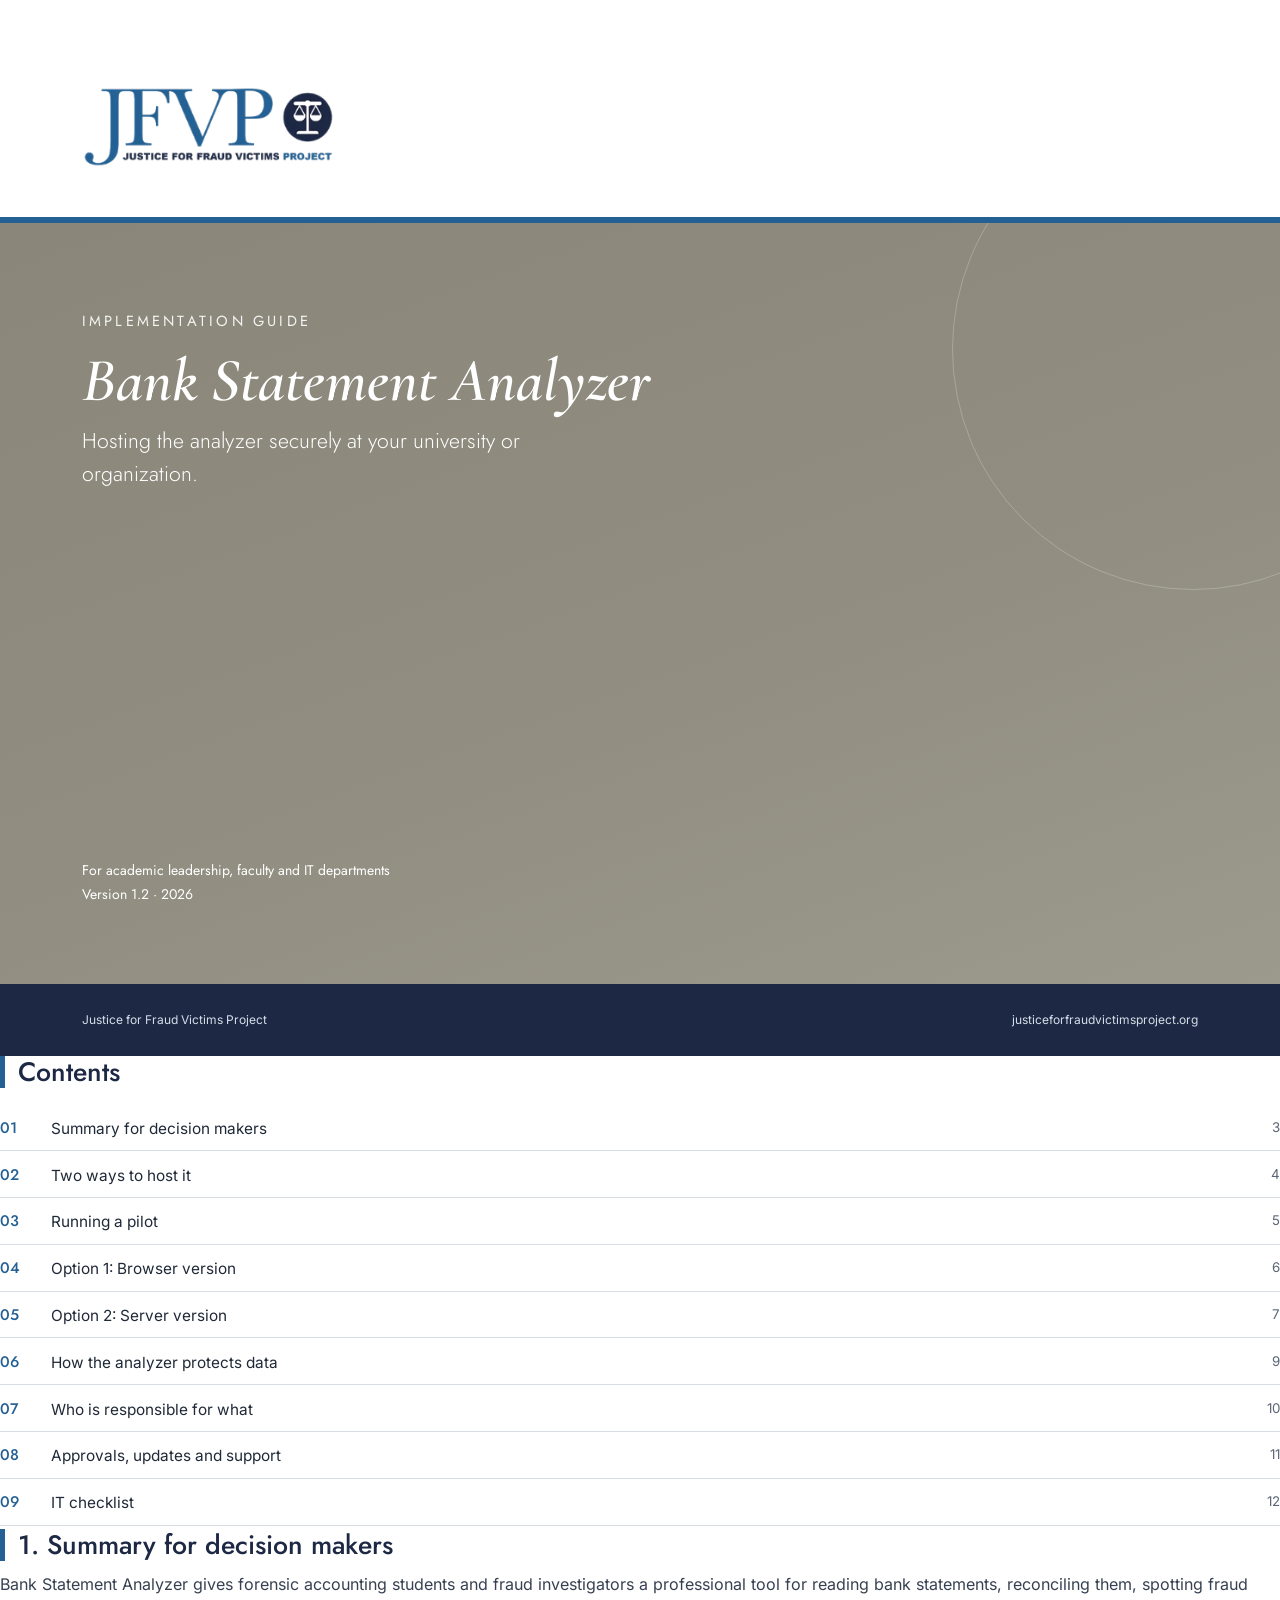
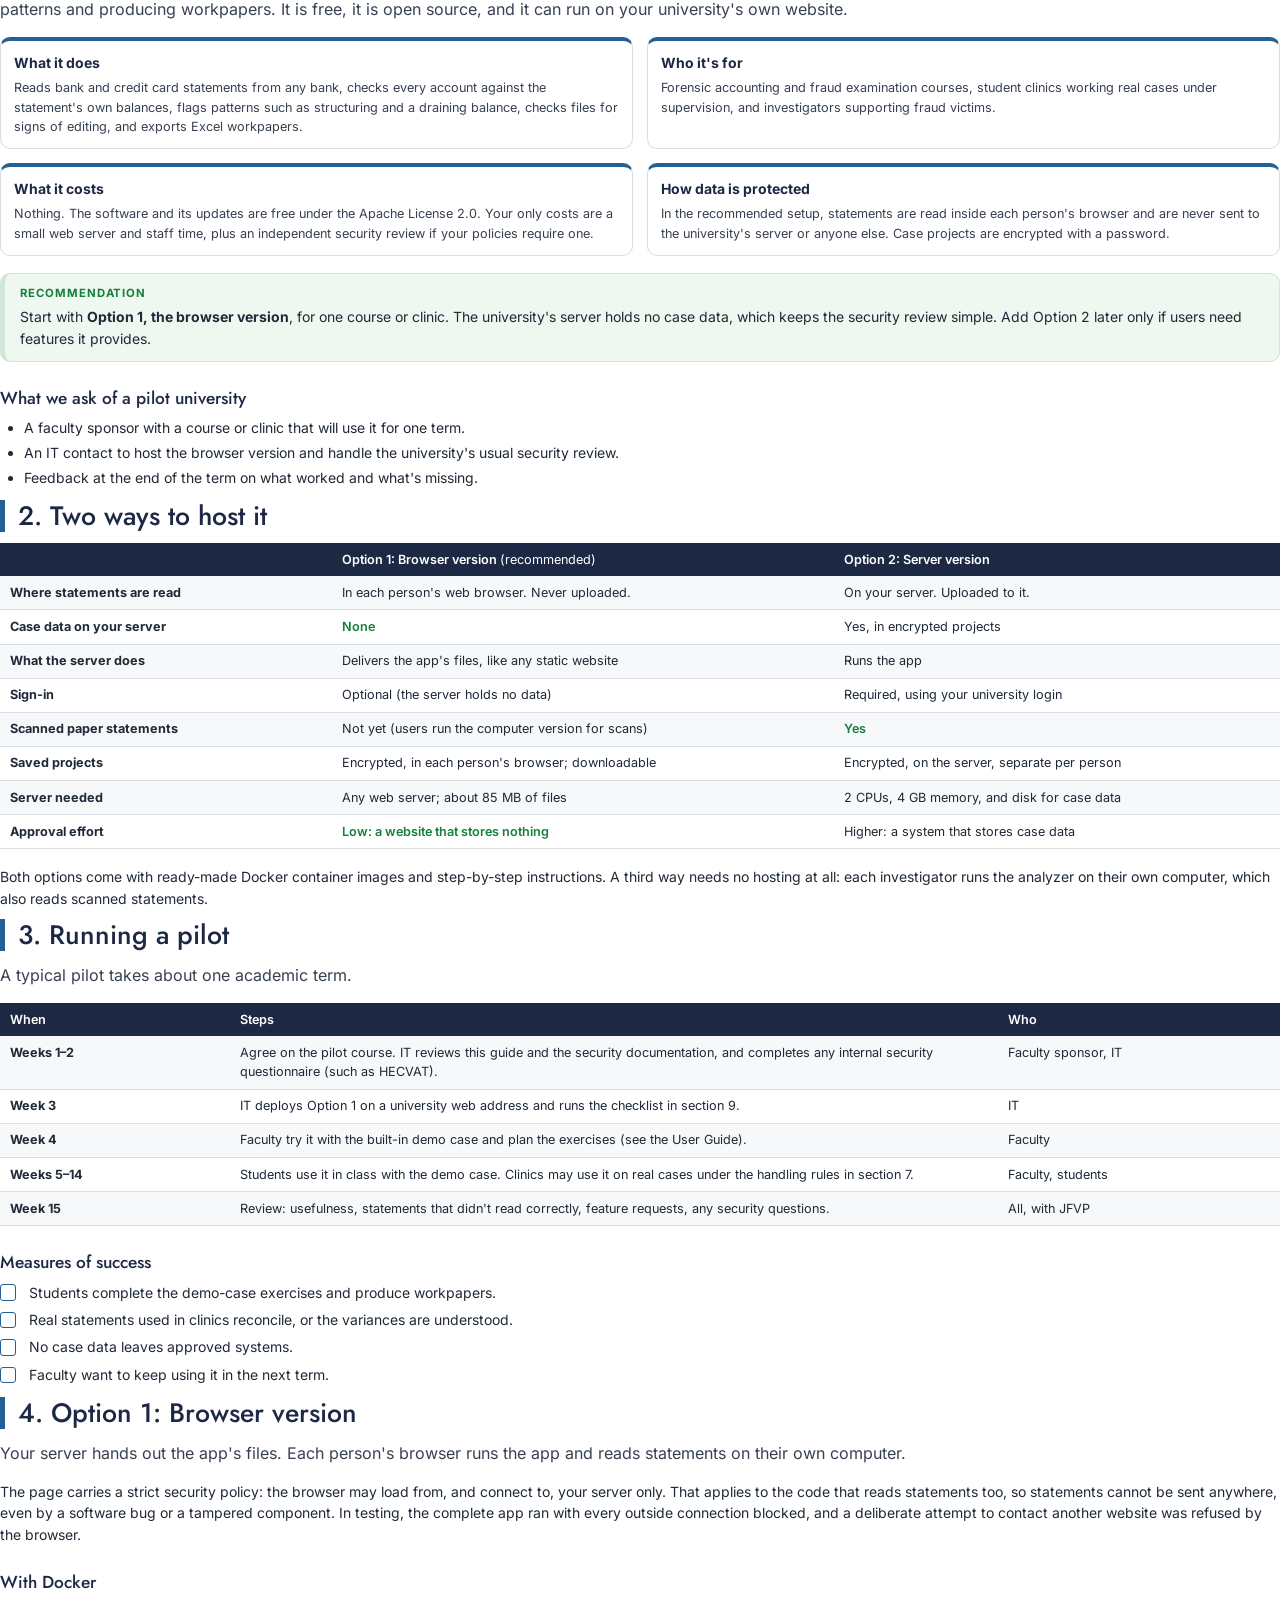
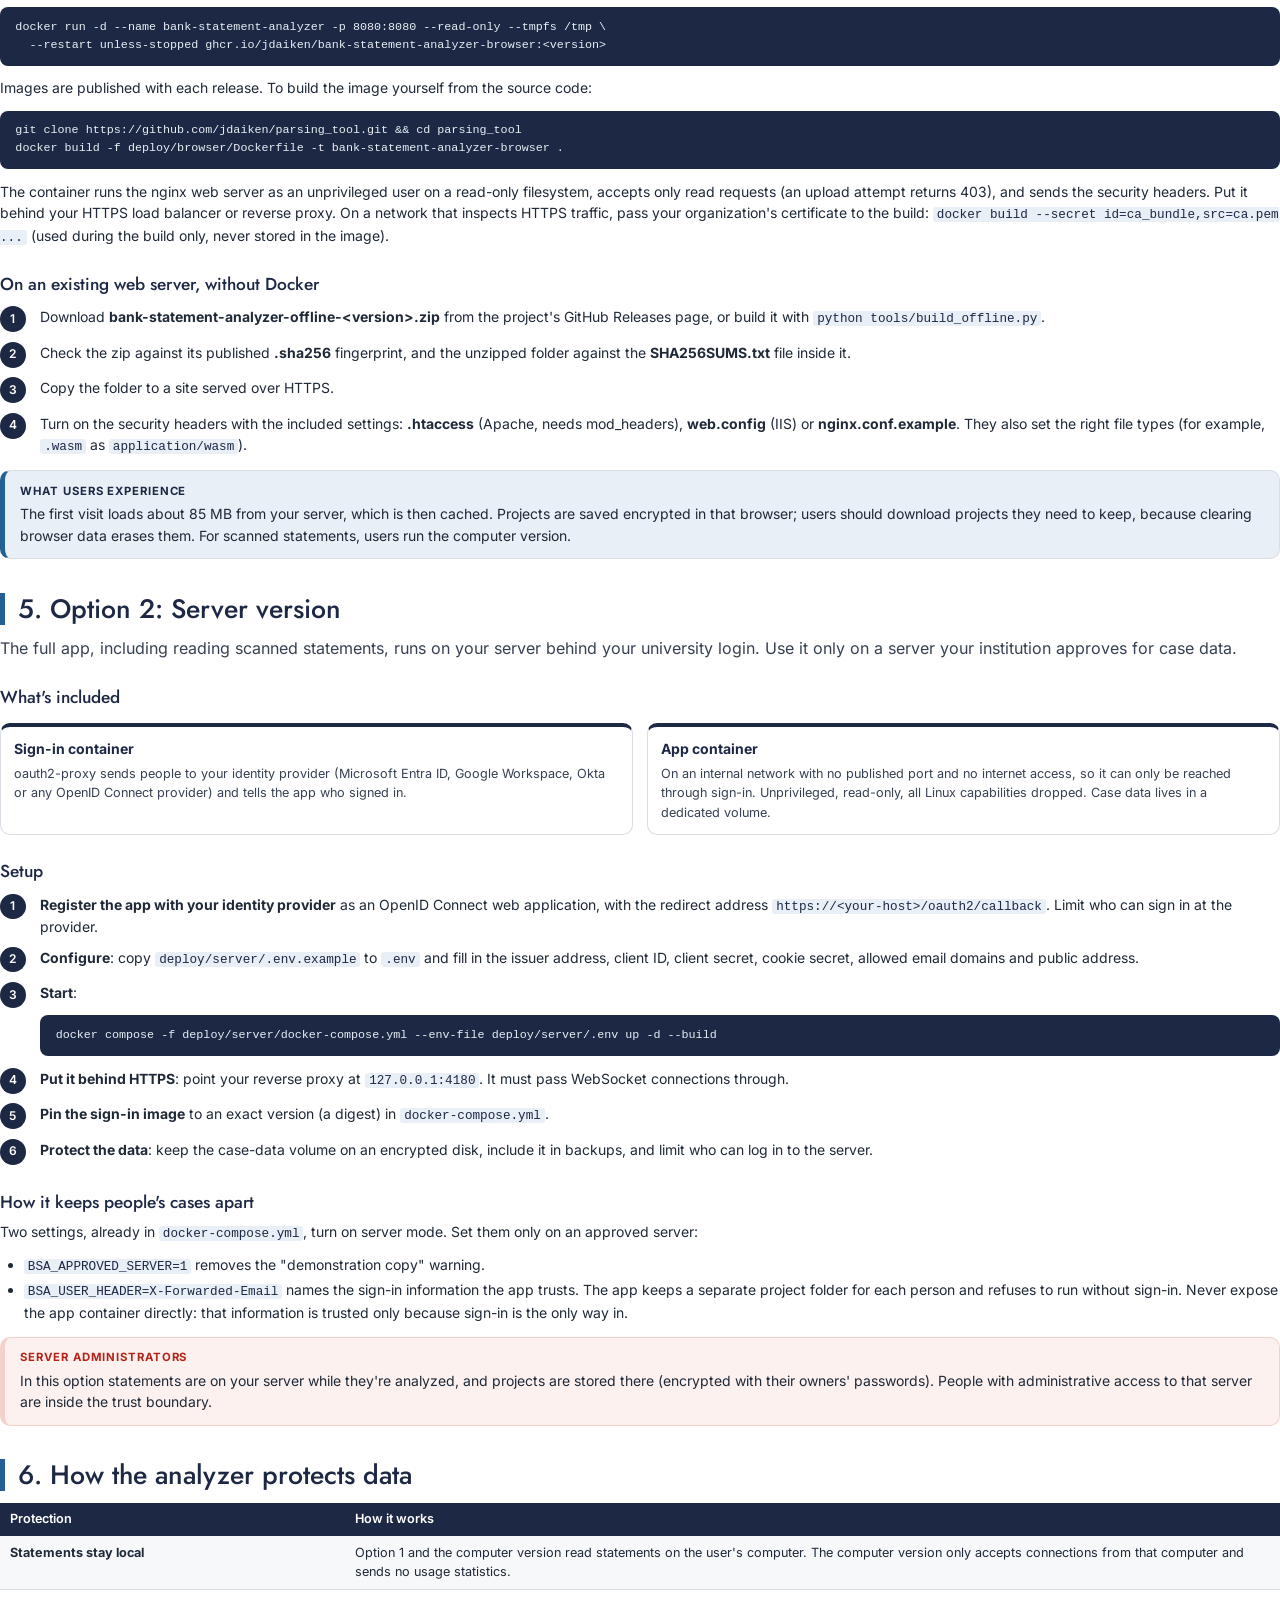
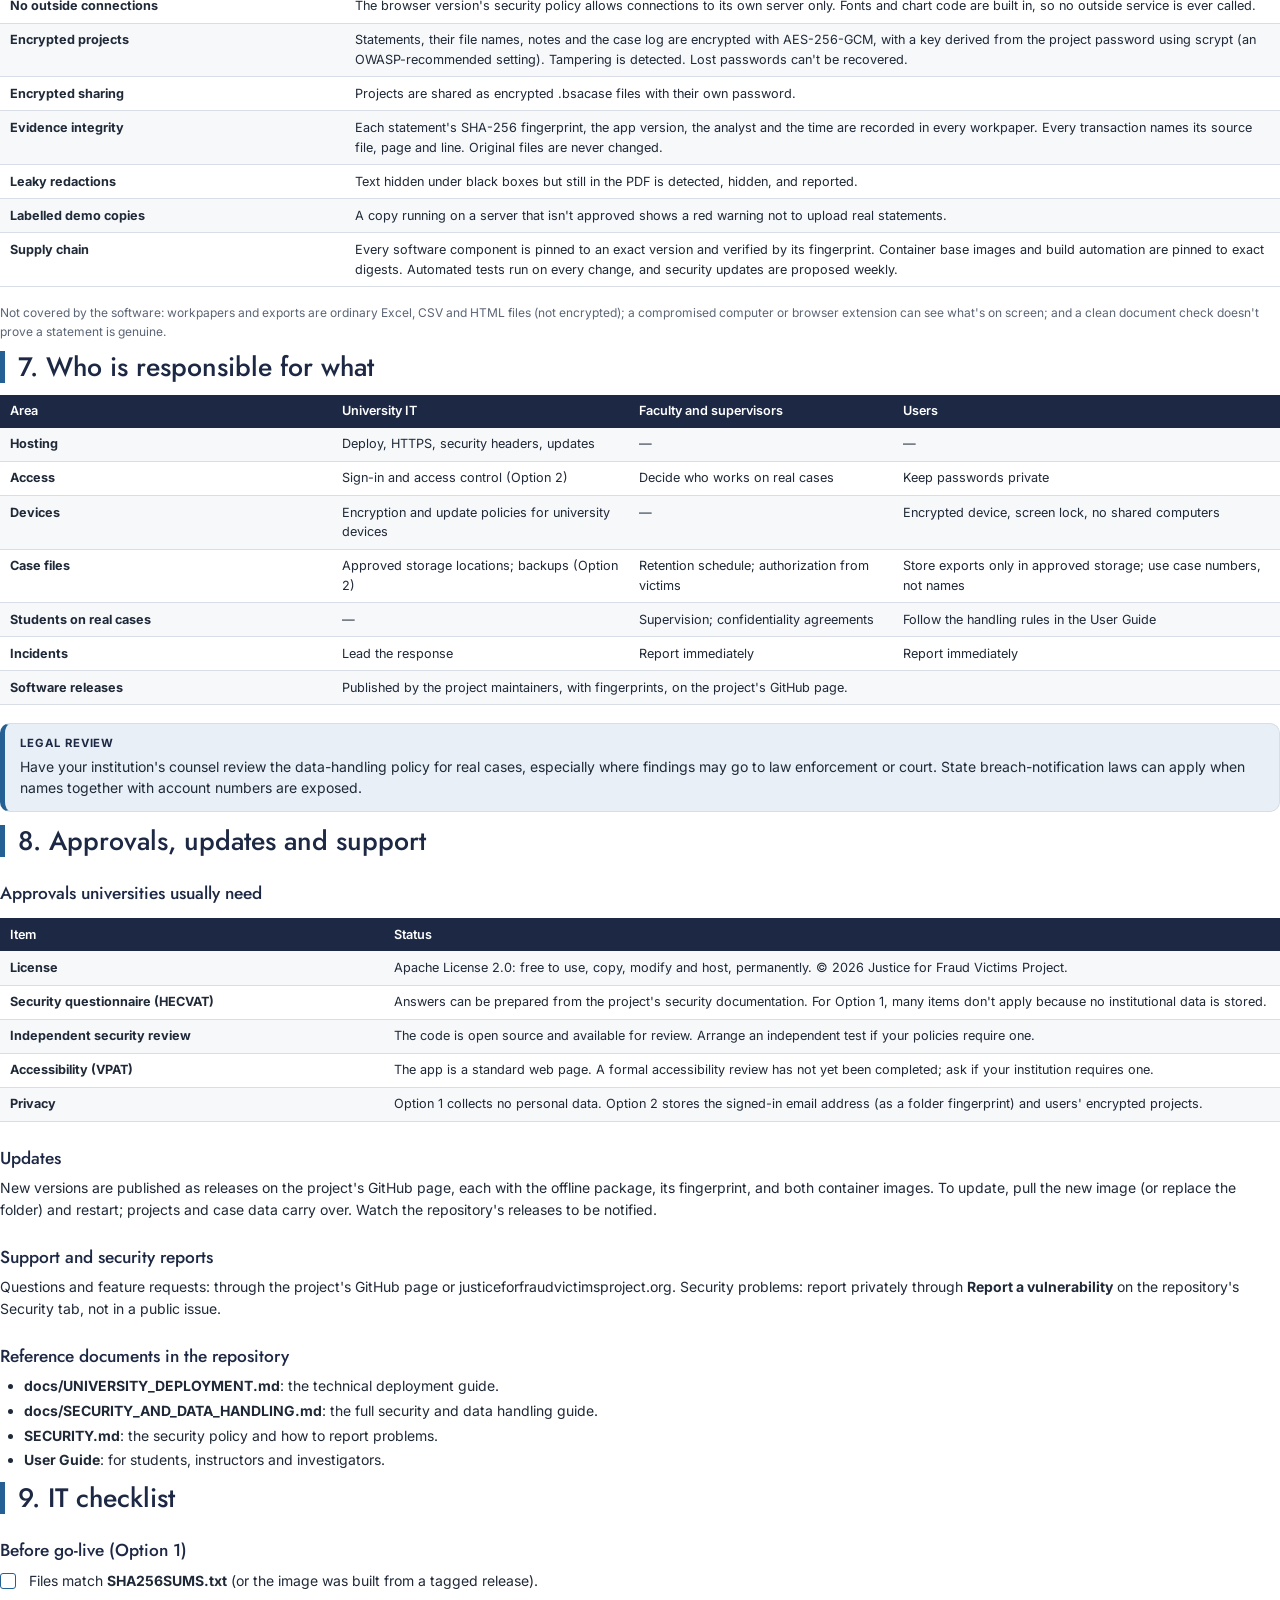
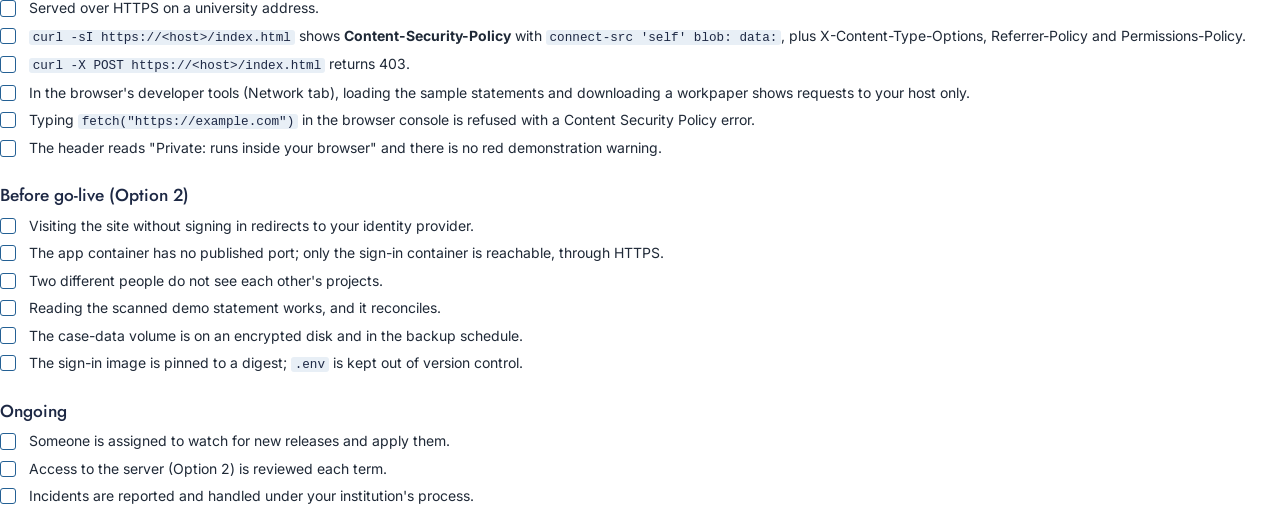
<file: docs/guides/implementation_guide.html>
<!doctype html>
<html lang="en">
<head>
<meta charset="utf-8">
<title>Bank Statement Analyzer: Implementation Guide</title>
<link rel="stylesheet" href="guide.css">
</head>
<body>

<section class="cover">
  <div class="cover-top"><img src="../../assets/logo.png" alt="Justice for Fraud Victims Project"></div>
  <div class="cover-band">
    <p class="kicker">Implementation Guide</p>
    <h1>Bank Statement Analyzer</h1>
    <p class="subtitle">Hosting the analyzer securely at your university or organization.</p>
    <div class="meta">
      For academic leadership, faculty and IT departments<br>
      Version 1.2 · 2026
    </div>
  </div>
  <div class="cover-foot"><span>Justice for Fraud Victims Project</span><span>justiceforfraudvictimsproject.org</span></div>
</section>

<section class="toc">
  <h2>Contents</h2>
  <ol>
    <li>Summary for decision makers <span>3</span></li>
    <li>Two ways to host it <span>4</span></li>
    <li>Running a pilot <span>5</span></li>
    <li>Option 1: Browser version <span>6</span></li>
    <li>Option 2: Server version <span>7</span></li>
    <li>How the analyzer protects data <span>9</span></li>
    <li>Who is responsible for what <span>10</span></li>
    <li>Approvals, updates and support <span>11</span></li>
    <li>IT checklist <span>12</span></li>
  </ol>
</section>

<h2>1. Summary for decision makers</h2>
<p class="lead">Bank Statement Analyzer gives forensic accounting students and fraud investigators a professional tool for reading bank statements, reconciling them, spotting fraud patterns and producing workpapers. It is free, it is open source, and it can run on your university's own website.</p>

<div class="grid">
  <div class="card"><h4>What it does</h4><p>Reads bank and credit card statements from any bank, checks every account against the statement's own balances, flags patterns such as structuring and a draining balance, checks files for signs of editing, and exports Excel workpapers.</p></div>
  <div class="card"><h4>Who it's for</h4><p>Forensic accounting and fraud examination courses, student clinics working real cases under supervision, and investigators supporting fraud victims.</p></div>
  <div class="card"><h4>What it costs</h4><p>Nothing. The software and its updates are free under the Apache License 2.0. Your only costs are a small web server and staff time, plus an independent security review if your policies require one.</p></div>
  <div class="card"><h4>How data is protected</h4><p>In the recommended setup, statements are read inside each person's browser and are never sent to the university's server or anyone else. Case projects are encrypted with a password.</p></div>
</div>

<div class="callout tip"><span class="label">Recommendation</span>
<p>Start with <b>Option 1, the browser version</b>, for one course or clinic. The university's server holds no case data, which keeps the security review simple. Add Option 2 later only if users need features it provides.</p></div>

<h3>What we ask of a pilot university</h3>
<ul>
  <li>A faculty sponsor with a course or clinic that will use it for one term.</li>
  <li>An IT contact to host the browser version and handle the university's usual security review.</li>
  <li>Feedback at the end of the term on what worked and what's missing.</li>
</ul>

<h2 class="chapter">2. Two ways to host it</h2>
<table>
  <tr><th style="width:26%"></th><th>Option 1: Browser version <span style="font-weight:400">(recommended)</span></th><th>Option 2: Server version</th></tr>
  <tr><td><b>Where statements are read</b></td><td>In each person's web browser. Never uploaded.</td><td>On your server. Uploaded to it.</td></tr>
  <tr><td><b>Case data on your server</b></td><td class="yes">None</td><td>Yes, in encrypted projects</td></tr>
  <tr><td><b>What the server does</b></td><td>Delivers the app's files, like any static website</td><td>Runs the app</td></tr>
  <tr><td><b>Sign-in</b></td><td>Optional (the server holds no data)</td><td>Required, using your university login</td></tr>
  <tr><td><b>Scanned paper statements</b></td><td>Not yet (users run the computer version for scans)</td><td class="yes">Yes</td></tr>
  <tr><td><b>Saved projects</b></td><td>Encrypted, in each person's browser; downloadable</td><td>Encrypted, on the server, separate per person</td></tr>
  <tr><td><b>Server needed</b></td><td>Any web server; about 85 MB of files</td><td>2 CPUs, 4 GB memory, and disk for case data</td></tr>
  <tr><td><b>Approval effort</b></td><td class="yes">Low: a website that stores nothing</td><td>Higher: a system that stores case data</td></tr>
</table>
<p>Both options come with ready-made Docker container images and step-by-step instructions. A third way needs no hosting at all: each investigator runs the analyzer on their own computer, which also reads scanned statements.</p>

<h2 class="chapter">3. Running a pilot</h2>
<p class="lead">A typical pilot takes about one academic term.</p>
<table>
  <tr><th style="width:18%">When</th><th>Steps</th><th style="width:22%">Who</th></tr>
  <tr><td><b>Weeks 1–2</b></td><td>Agree on the pilot course. IT reviews this guide and the security documentation, and completes any internal security questionnaire (such as HECVAT).</td><td>Faculty sponsor, IT</td></tr>
  <tr><td><b>Week 3</b></td><td>IT deploys Option 1 on a university web address and runs the checklist in section 9.</td><td>IT</td></tr>
  <tr><td><b>Week 4</b></td><td>Faculty try it with the built-in demo case and plan the exercises (see the User Guide).</td><td>Faculty</td></tr>
  <tr><td><b>Weeks 5–14</b></td><td>Students use it in class with the demo case. Clinics may use it on real cases under the handling rules in section 7.</td><td>Faculty, students</td></tr>
  <tr><td><b>Week 15</b></td><td>Review: usefulness, statements that didn't read correctly, feature requests, any security questions.</td><td>All, with JFVP</td></tr>
</table>
<h3>Measures of success</h3>
<ul class="checklist">
  <li>Students complete the demo-case exercises and produce workpapers.</li>
  <li>Real statements used in clinics reconcile, or the variances are understood.</li>
  <li>No case data leaves approved systems.</li>
  <li>Faculty want to keep using it in the next term.</li>
</ul>

<h2 class="chapter">4. Option 1: Browser version</h2>
<p class="lead">Your server hands out the app's files. Each person's browser runs the app and reads statements on their own computer.</p>
<p>The page carries a strict security policy: the browser may load from, and connect to, your server only. That applies to the code that reads statements too, so statements cannot be sent anywhere, even by a software bug or a tampered component. In testing, the complete app ran with every outside connection blocked, and a deliberate attempt to contact another website was refused by the browser.</p>

<h3>With Docker</h3>
<pre>docker run -d --name bank-statement-analyzer -p 8080:8080 --read-only --tmpfs /tmp \
  --restart unless-stopped ghcr.io/jdaiken/bank-statement-analyzer-browser:&lt;version&gt;</pre>
<p>Images are published with each release. To build the image yourself from the source code:</p>
<pre>git clone https://github.com/jdaiken/parsing_tool.git &amp;&amp; cd parsing_tool
docker build -f deploy/browser/Dockerfile -t bank-statement-analyzer-browser .</pre>
<p>The container runs the nginx web server as an unprivileged user on a read-only filesystem, accepts only read requests (an upload attempt returns 403), and sends the security headers. Put it behind your HTTPS load balancer or reverse proxy. On a network that inspects HTTPS traffic, pass your organization's certificate to the build: <code>docker build --secret id=ca_bundle,src=ca.pem ...</code> (used during the build only, never stored in the image).</p>

<h3>On an existing web server, without Docker</h3>
<ol class="steps">
  <li>Download <b>bank-statement-analyzer-offline-&lt;version&gt;.zip</b> from the project's GitHub Releases page, or build it with <code>python tools/build_offline.py</code>.</li>
  <li>Check the zip against its published <b>.sha256</b> fingerprint, and the unzipped folder against the <b>SHA256SUMS.txt</b> file inside it.</li>
  <li>Copy the folder to a site served over HTTPS.</li>
  <li>Turn on the security headers with the included settings: <b>.htaccess</b> (Apache, needs mod_headers), <b>web.config</b> (IIS) or <b>nginx.conf.example</b>. They also set the right file types (for example, <code>.wasm</code> as <code>application/wasm</code>).</li>
</ol>
<div class="callout"><span class="label">What users experience</span>
<p>The first visit loads about 85 MB from your server, which is then cached. Projects are saved encrypted in that browser; users should download projects they need to keep, because clearing browser data erases them. For scanned statements, users run the computer version.</p></div>

<h2 style="margin-top:0.35in">5. Option 2: Server version</h2>
<p class="lead">The full app, including reading scanned statements, runs on your server behind your university login. Use it only on a server your institution approves for case data.</p>

<h3>What's included</h3>
<div class="grid">
  <div class="card navy"><h4>Sign-in container</h4><p>oauth2-proxy sends people to your identity provider (Microsoft Entra ID, Google Workspace, Okta or any OpenID Connect provider) and tells the app who signed in.</p></div>
  <div class="card navy"><h4>App container</h4><p>On an internal network with no published port and no internet access, so it can only be reached through sign-in. Unprivileged, read-only, all Linux capabilities dropped. Case data lives in a dedicated volume.</p></div>
</div>

<h3>Setup</h3>
<ol class="steps">
  <li><b>Register the app with your identity provider</b> as an OpenID Connect web application, with the redirect address <code>https://&lt;your-host&gt;/oauth2/callback</code>. Limit who can sign in at the provider.</li>
  <li><b>Configure</b>: copy <code>deploy/server/.env.example</code> to <code>.env</code> and fill in the issuer address, client ID, client secret, cookie secret, allowed email domains and public address.</li>
  <li><b>Start</b>:<pre>docker compose -f deploy/server/docker-compose.yml --env-file deploy/server/.env up -d --build</pre></li>
  <li><b>Put it behind HTTPS</b>: point your reverse proxy at <code>127.0.0.1:4180</code>. It must pass WebSocket connections through.</li>
  <li><b>Pin the sign-in image</b> to an exact version (a digest) in <code>docker-compose.yml</code>.</li>
  <li><b>Protect the data</b>: keep the case-data volume on an encrypted disk, include it in backups, and limit who can log in to the server.</li>
</ol>

<h3>How it keeps people's cases apart</h3>
<p>Two settings, already in <code>docker-compose.yml</code>, turn on server mode. Set them only on an approved server:</p>
<ul>
  <li><code>BSA_APPROVED_SERVER=1</code> removes the "demonstration copy" warning.</li>
  <li><code>BSA_USER_HEADER=X-Forwarded-Email</code> names the sign-in information the app trusts. The app keeps a separate project folder for each person and refuses to run without sign-in. Never expose the app container directly: that information is trusted only because sign-in is the only way in.</li>
</ul>
<div class="callout important"><span class="label">Server administrators</span>
<p>In this option statements are on your server while they're analyzed, and projects are stored there (encrypted with their owners' passwords). People with administrative access to that server are inside the trust boundary.</p></div>

<h2 style="margin-top:0.35in">6. How the analyzer protects data</h2>
<table>
  <tr><th style="width:27%">Protection</th><th>How it works</th></tr>
  <tr><td><b>Statements stay local</b></td><td>Option 1 and the computer version read statements on the user's computer. The computer version only accepts connections from that computer and sends no usage statistics.</td></tr>
  <tr><td><b>No outside connections</b></td><td>The browser version's security policy allows connections to its own server only. Fonts and chart code are built in, so no outside service is ever called.</td></tr>
  <tr><td><b>Encrypted projects</b></td><td>Statements, their file names, notes and the case log are encrypted with AES-256-GCM, with a key derived from the project password using scrypt (an OWASP-recommended setting). Tampering is detected. Lost passwords can't be recovered.</td></tr>
  <tr><td><b>Encrypted sharing</b></td><td>Projects are shared as encrypted .bsacase files with their own password.</td></tr>
  <tr><td><b>Evidence integrity</b></td><td>Each statement's SHA-256 fingerprint, the app version, the analyst and the time are recorded in every workpaper. Every transaction names its source file, page and line. Original files are never changed.</td></tr>
  <tr><td><b>Leaky redactions</b></td><td>Text hidden under black boxes but still in the PDF is detected, hidden, and reported.</td></tr>
  <tr><td><b>Labelled demo copies</b></td><td>A copy running on a server that isn't approved shows a red warning not to upload real statements.</td></tr>
  <tr><td><b>Supply chain</b></td><td>Every software component is pinned to an exact version and verified by its fingerprint. Container base images and build automation are pinned to exact digests. Automated tests run on every change, and security updates are proposed weekly.</td></tr>
</table>
<p class="small muted">Not covered by the software: workpapers and exports are ordinary Excel, CSV and HTML files (not encrypted); a compromised computer or browser extension can see what's on screen; and a clean document check doesn't prove a statement is genuine.</p>

<h2 class="chapter">7. Who is responsible for what</h2>
<table>
  <tr><th style="width:26%">Area</th><th>University IT</th><th>Faculty and supervisors</th><th>Users</th></tr>
  <tr><td><b>Hosting</b></td><td>Deploy, HTTPS, security headers, updates</td><td>—</td><td>—</td></tr>
  <tr><td><b>Access</b></td><td>Sign-in and access control (Option 2)</td><td>Decide who works on real cases</td><td>Keep passwords private</td></tr>
  <tr><td><b>Devices</b></td><td>Encryption and update policies for university devices</td><td>—</td><td>Encrypted device, screen lock, no shared computers</td></tr>
  <tr><td><b>Case files</b></td><td>Approved storage locations; backups (Option 2)</td><td>Retention schedule; authorization from victims</td><td>Store exports only in approved storage; use case numbers, not names</td></tr>
  <tr><td><b>Students on real cases</b></td><td>—</td><td>Supervision; confidentiality agreements</td><td>Follow the handling rules in the User Guide</td></tr>
  <tr><td><b>Incidents</b></td><td>Lead the response</td><td>Report immediately</td><td>Report immediately</td></tr>
  <tr><td><b>Software releases</b></td><td colspan="3">Published by the project maintainers, with fingerprints, on the project's GitHub page.</td></tr>
</table>
<div class="callout"><span class="label">Legal review</span>
<p>Have your institution's counsel review the data-handling policy for real cases, especially where findings may go to law enforcement or court. State breach-notification laws can apply when names together with account numbers are exposed.</p></div>

<h2 class="chapter">8. Approvals, updates and support</h2>
<h3>Approvals universities usually need</h3>
<table>
  <tr><th style="width:30%">Item</th><th>Status</th></tr>
  <tr><td><b>License</b></td><td>Apache License 2.0: free to use, copy, modify and host, permanently. © 2026 Justice for Fraud Victims Project.</td></tr>
  <tr><td><b>Security questionnaire (HECVAT)</b></td><td>Answers can be prepared from the project's security documentation. For Option 1, many items don't apply because no institutional data is stored.</td></tr>
  <tr><td><b>Independent security review</b></td><td>The code is open source and available for review. Arrange an independent test if your policies require one.</td></tr>
  <tr><td><b>Accessibility (VPAT)</b></td><td>The app is a standard web page. A formal accessibility review has not yet been completed; ask if your institution requires one.</td></tr>
  <tr><td><b>Privacy</b></td><td>Option 1 collects no personal data. Option 2 stores the signed-in email address (as a folder fingerprint) and users' encrypted projects.</td></tr>
</table>

<h3>Updates</h3>
<p>New versions are published as releases on the project's GitHub page, each with the offline package, its fingerprint, and both container images. To update, pull the new image (or replace the folder) and restart; projects and case data carry over. Watch the repository's releases to be notified.</p>

<h3>Support and security reports</h3>
<p>Questions and feature requests: through the project's GitHub page or justiceforfraudvictimsproject.org. Security problems: report privately through <b>Report a vulnerability</b> on the repository's Security tab, not in a public issue.</p>

<h3>Reference documents in the repository</h3>
<ul>
  <li><b>docs/UNIVERSITY_DEPLOYMENT.md</b>: the technical deployment guide.</li>
  <li><b>docs/SECURITY_AND_DATA_HANDLING.md</b>: the full security and data handling guide.</li>
  <li><b>SECURITY.md</b>: the security policy and how to report problems.</li>
  <li><b>User Guide</b>: for students, instructors and investigators.</li>
</ul>

<h2 class="chapter">9. IT checklist</h2>
<h3>Before go-live (Option 1)</h3>
<ul class="checklist">
  <li>Files match <b>SHA256SUMS.txt</b> (or the image was built from a tagged release).</li>
  <li>Served over HTTPS on a university address.</li>
  <li><code>curl -sI https://&lt;host&gt;/index.html</code> shows <b>Content-Security-Policy</b> with <code>connect-src 'self' blob: data:</code>, plus X-Content-Type-Options, Referrer-Policy and Permissions-Policy.</li>
  <li><code>curl -X POST https://&lt;host&gt;/index.html</code> returns 403.</li>
  <li>In the browser's developer tools (Network tab), loading the sample statements and downloading a workpaper shows requests to your host only.</li>
  <li>Typing <code>fetch("https://example.com")</code> in the browser console is refused with a Content Security Policy error.</li>
  <li>The header reads "Private: runs inside your browser" and there is no red demonstration warning.</li>
</ul>
<h3>Before go-live (Option 2)</h3>
<ul class="checklist">
  <li>Visiting the site without signing in redirects to your identity provider.</li>
  <li>The app container has no published port; only the sign-in container is reachable, through HTTPS.</li>
  <li>Two different people do not see each other's projects.</li>
  <li>Reading the scanned demo statement works, and it reconciles.</li>
  <li>The case-data volume is on an encrypted disk and in the backup schedule.</li>
  <li>The sign-in image is pinned to a digest; <code>.env</code> is kept out of version control.</li>
</ul>
<h3>Ongoing</h3>
<ul class="checklist">
  <li>Someone is assigned to watch for new releases and apply them.</li>
  <li>Access to the server (Option 2) is reviewed each term.</li>
  <li>Incidents are reported and handled under your institution's process.</li>
</ul>

</body>
</html>
</file>
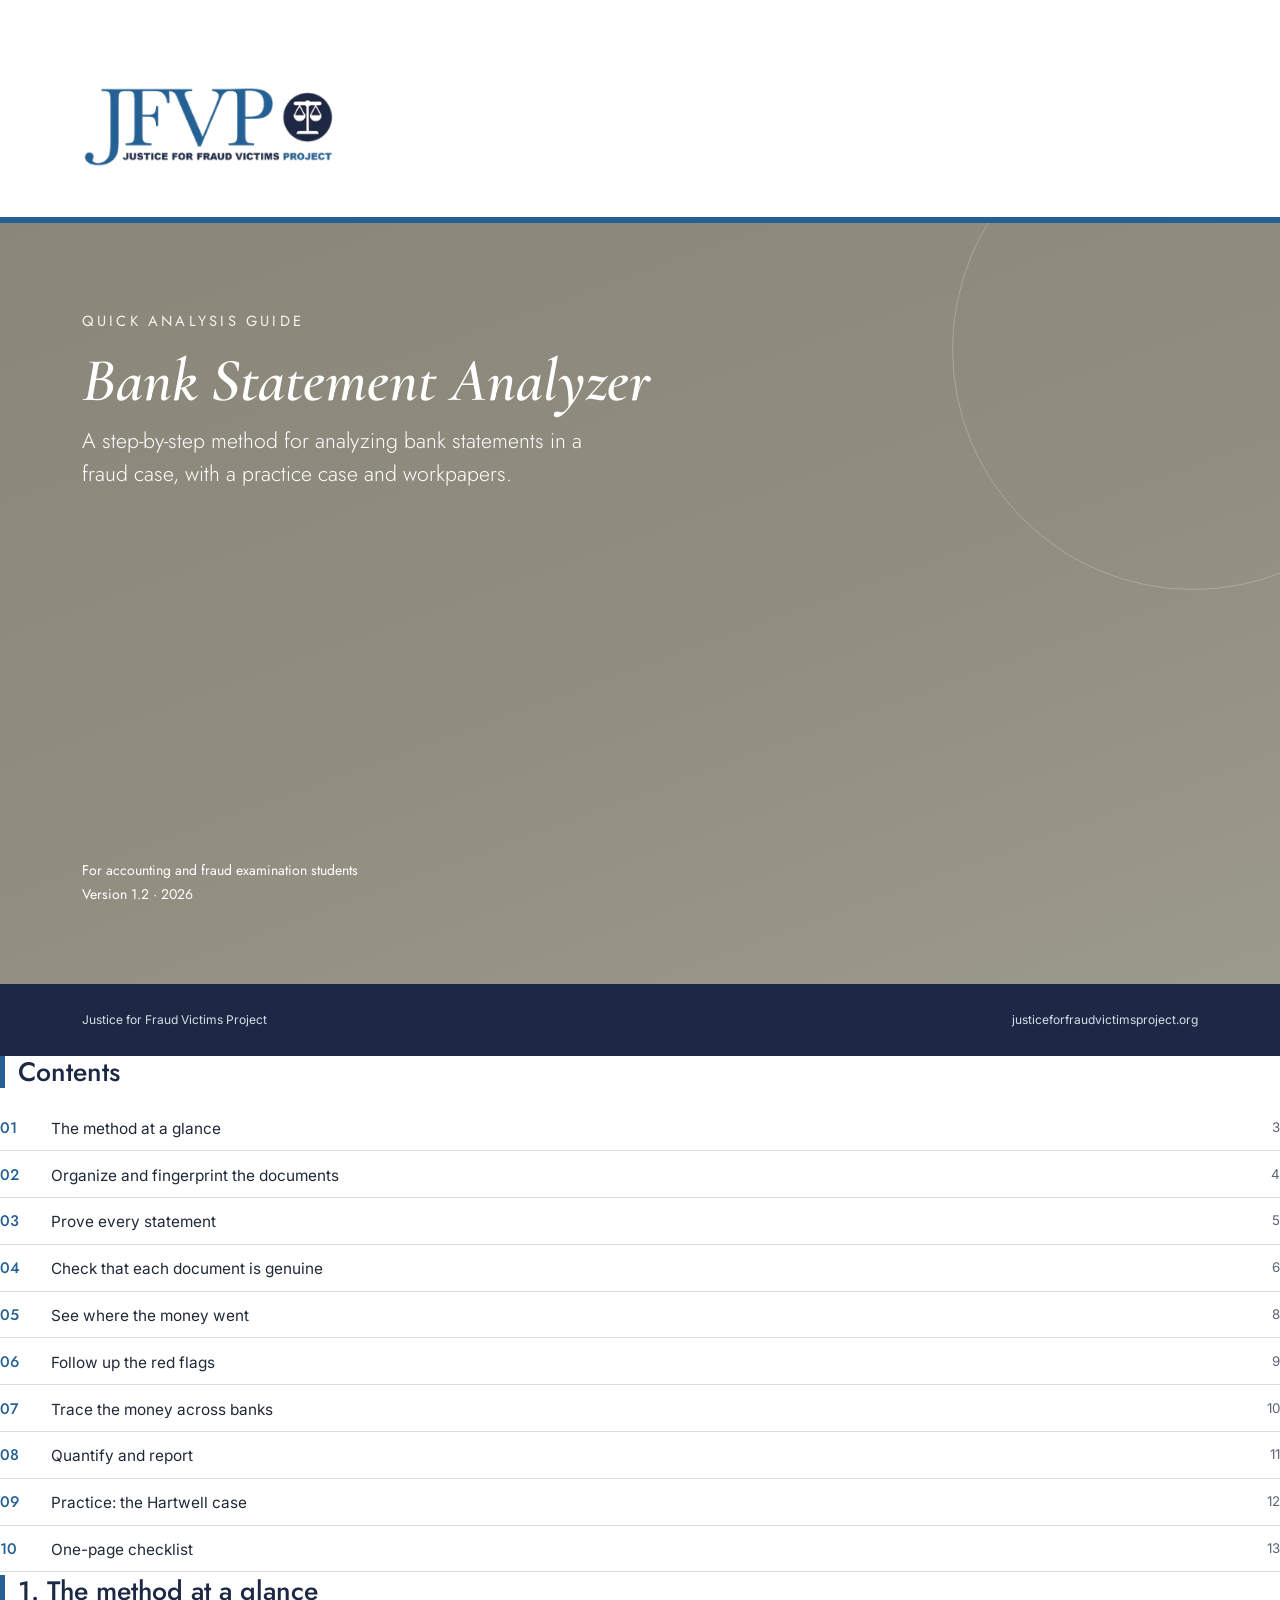
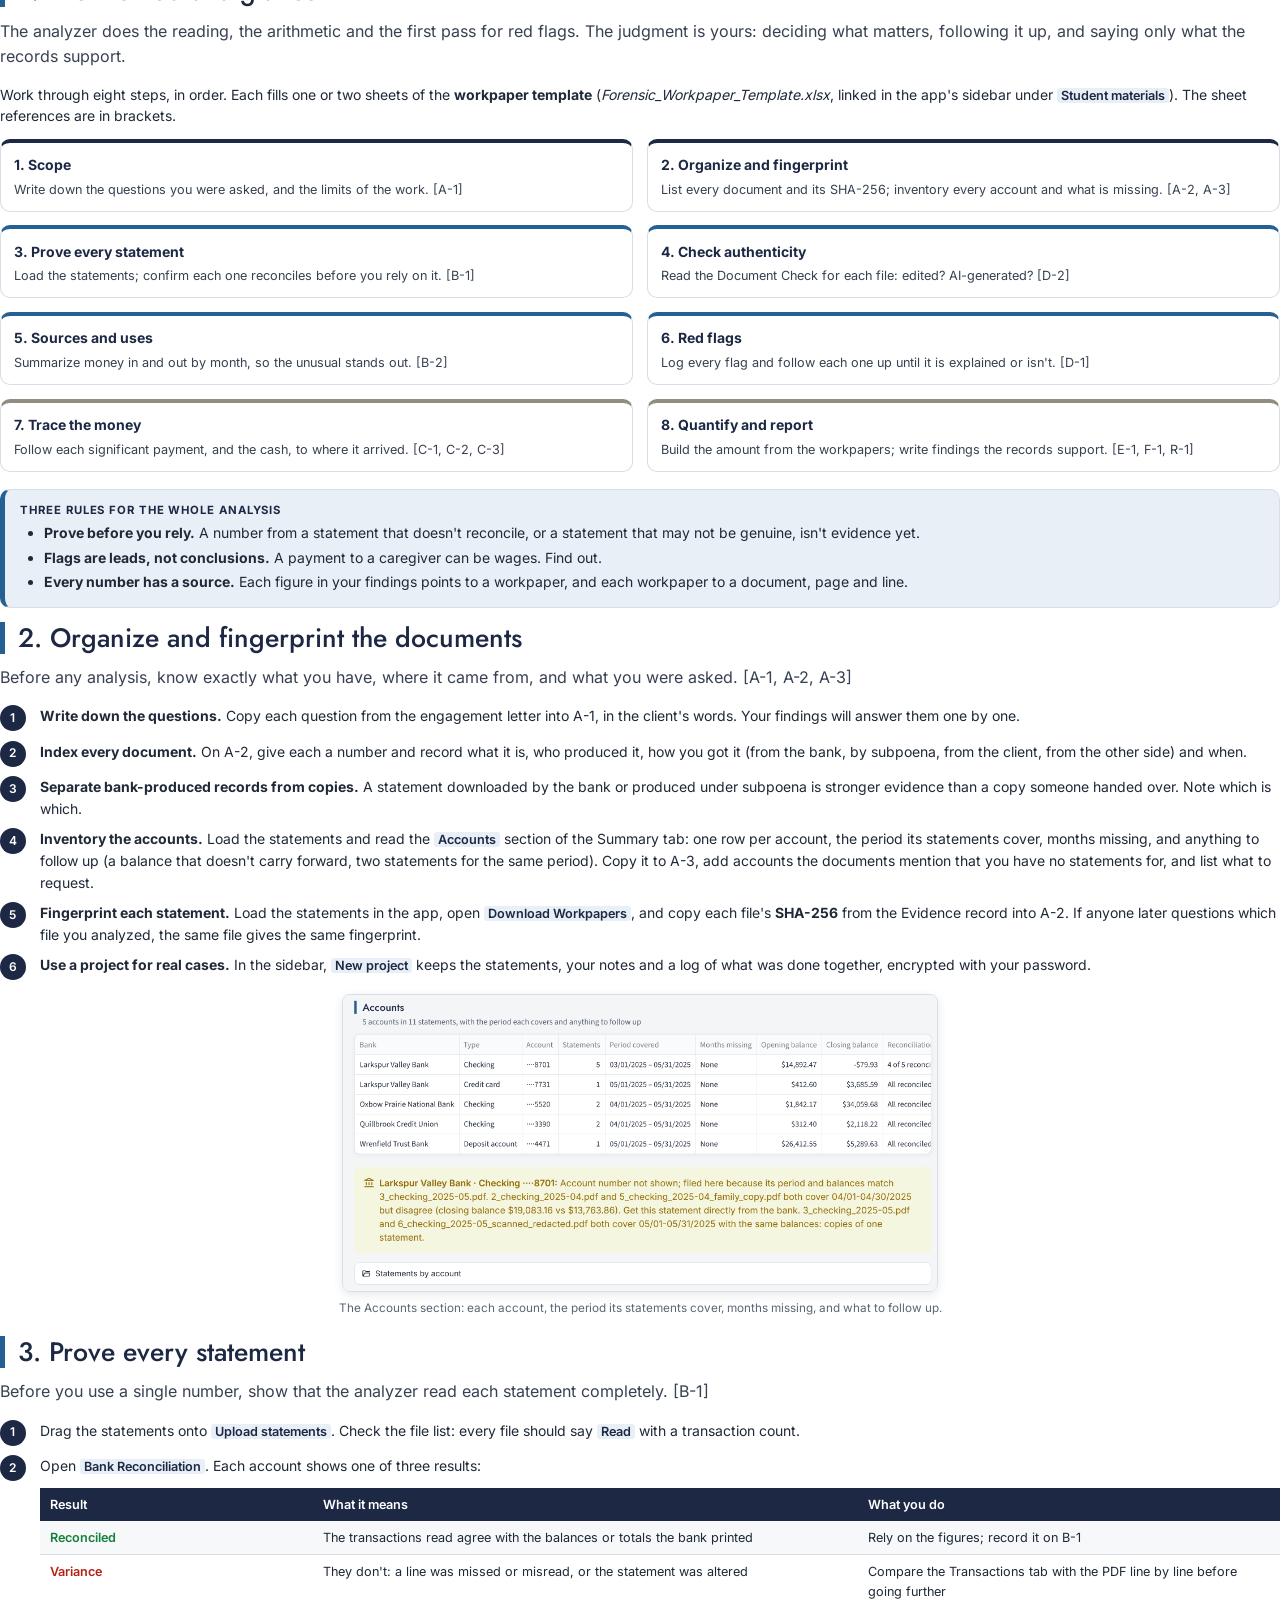
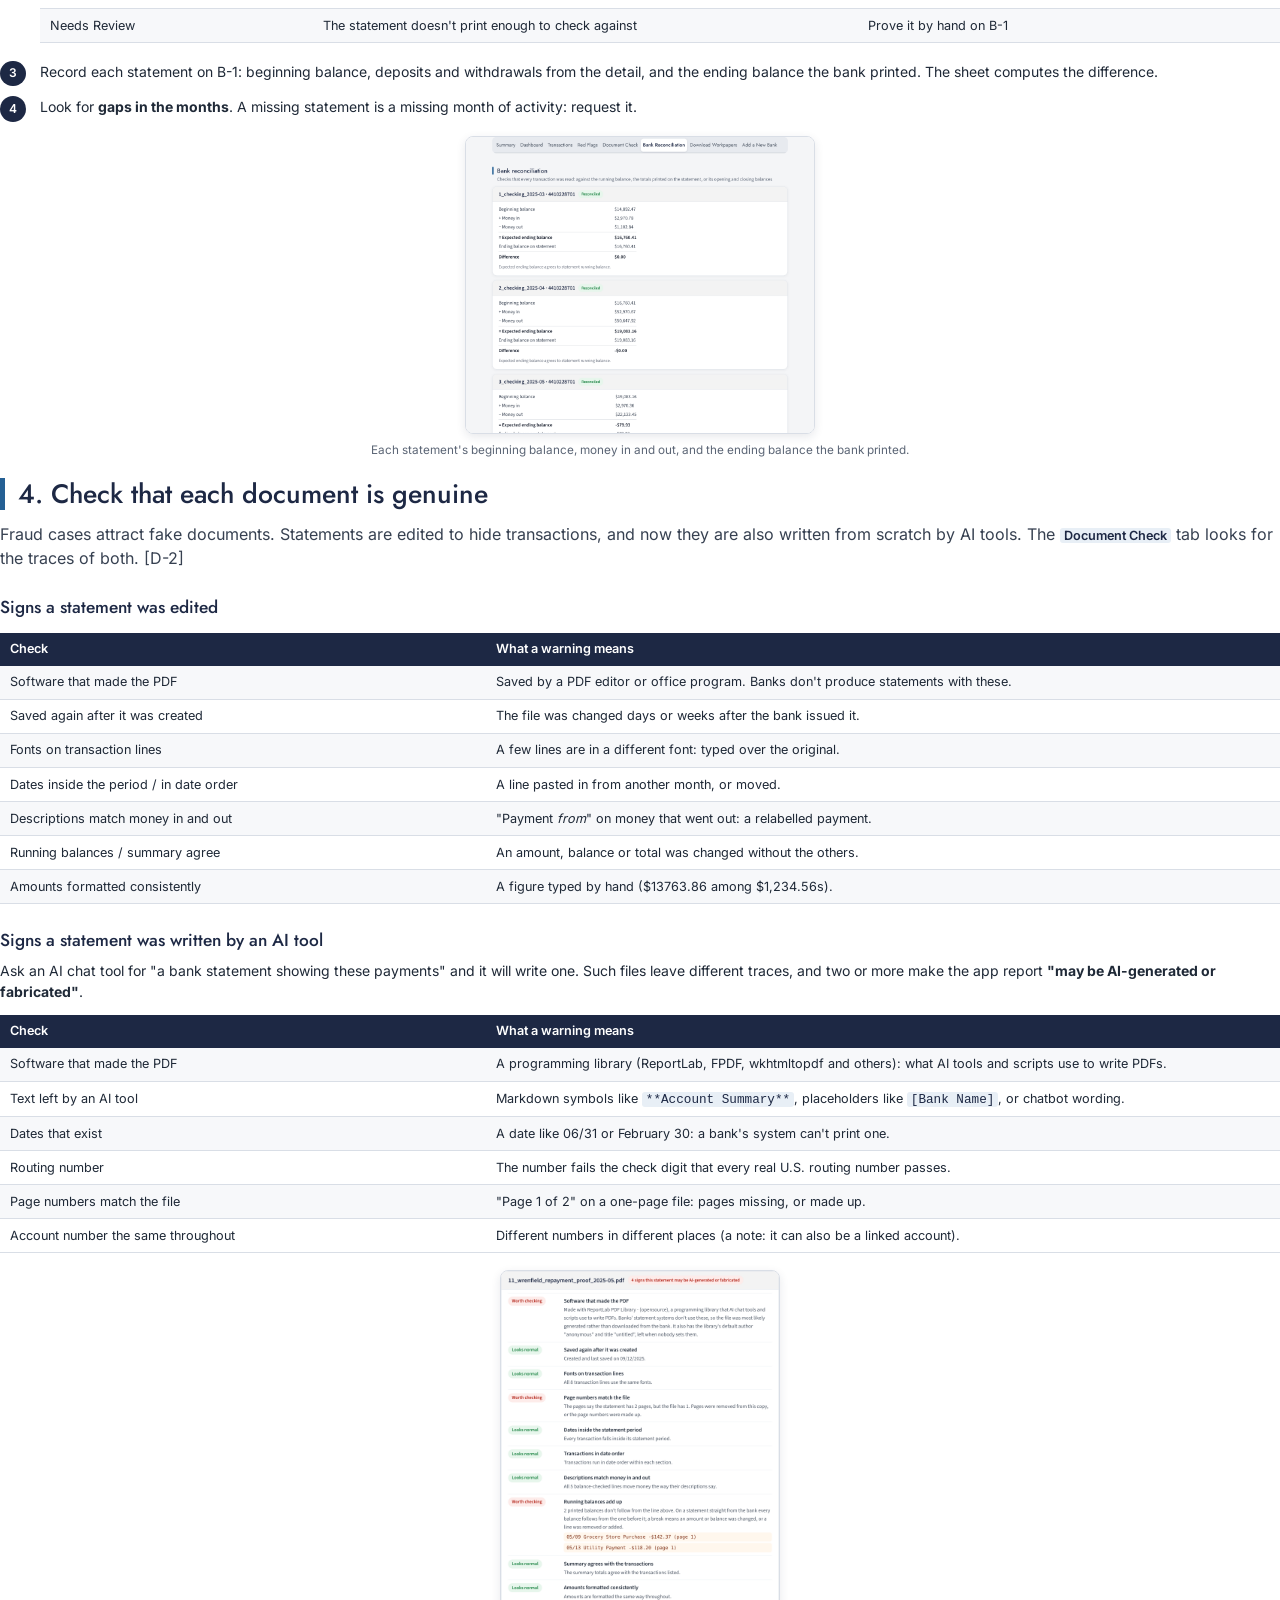
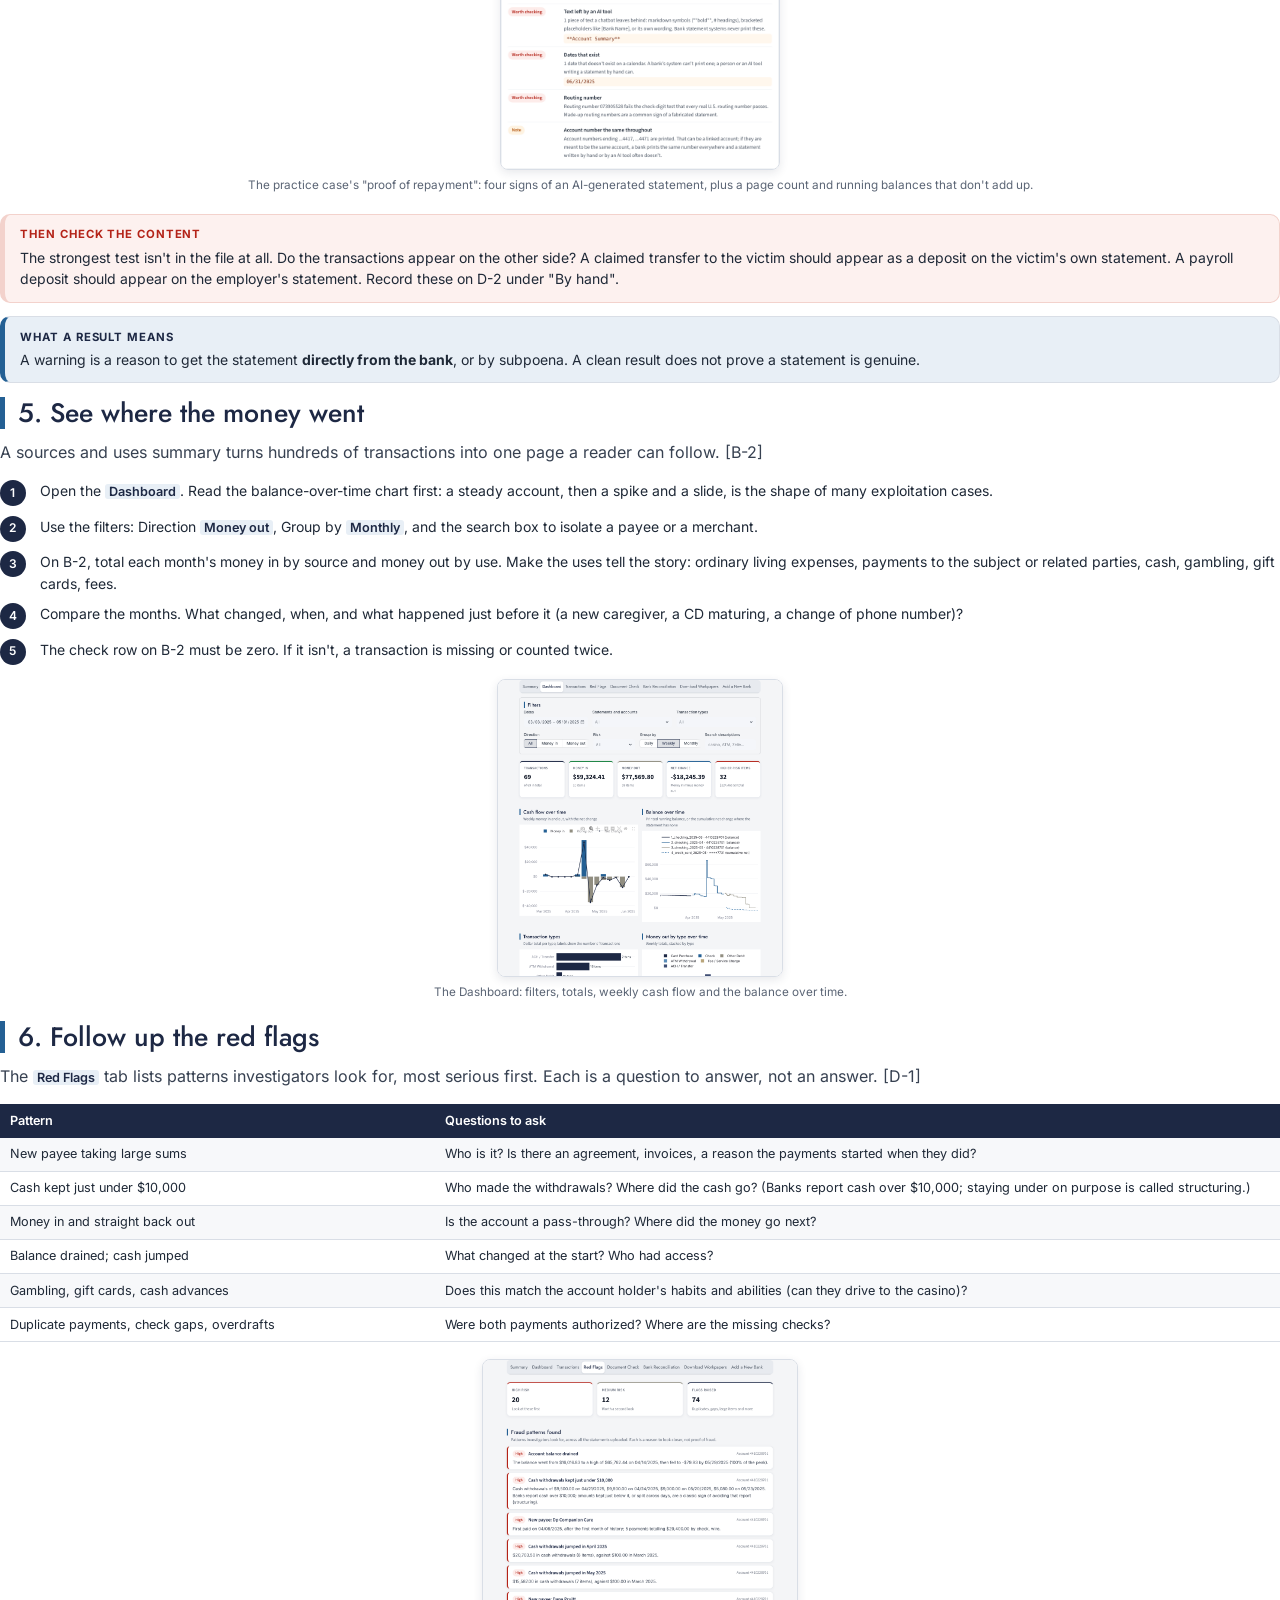
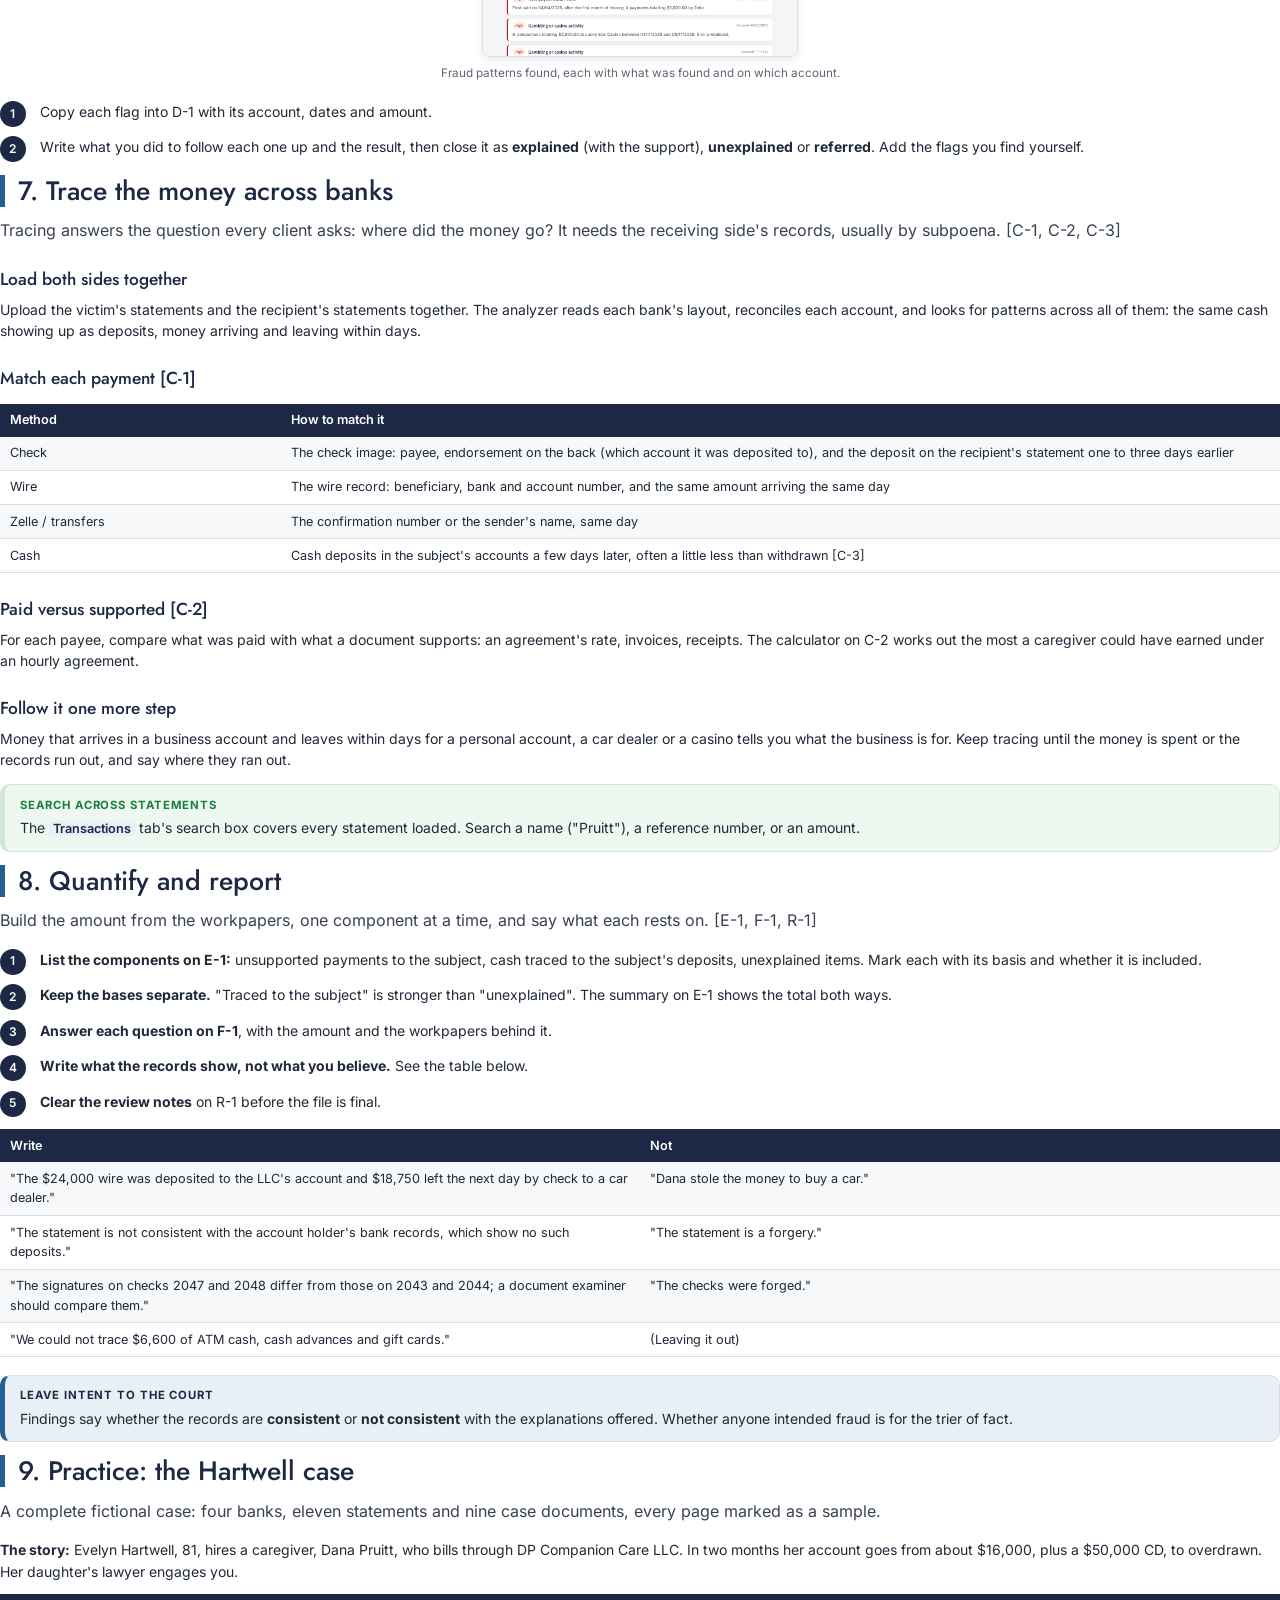
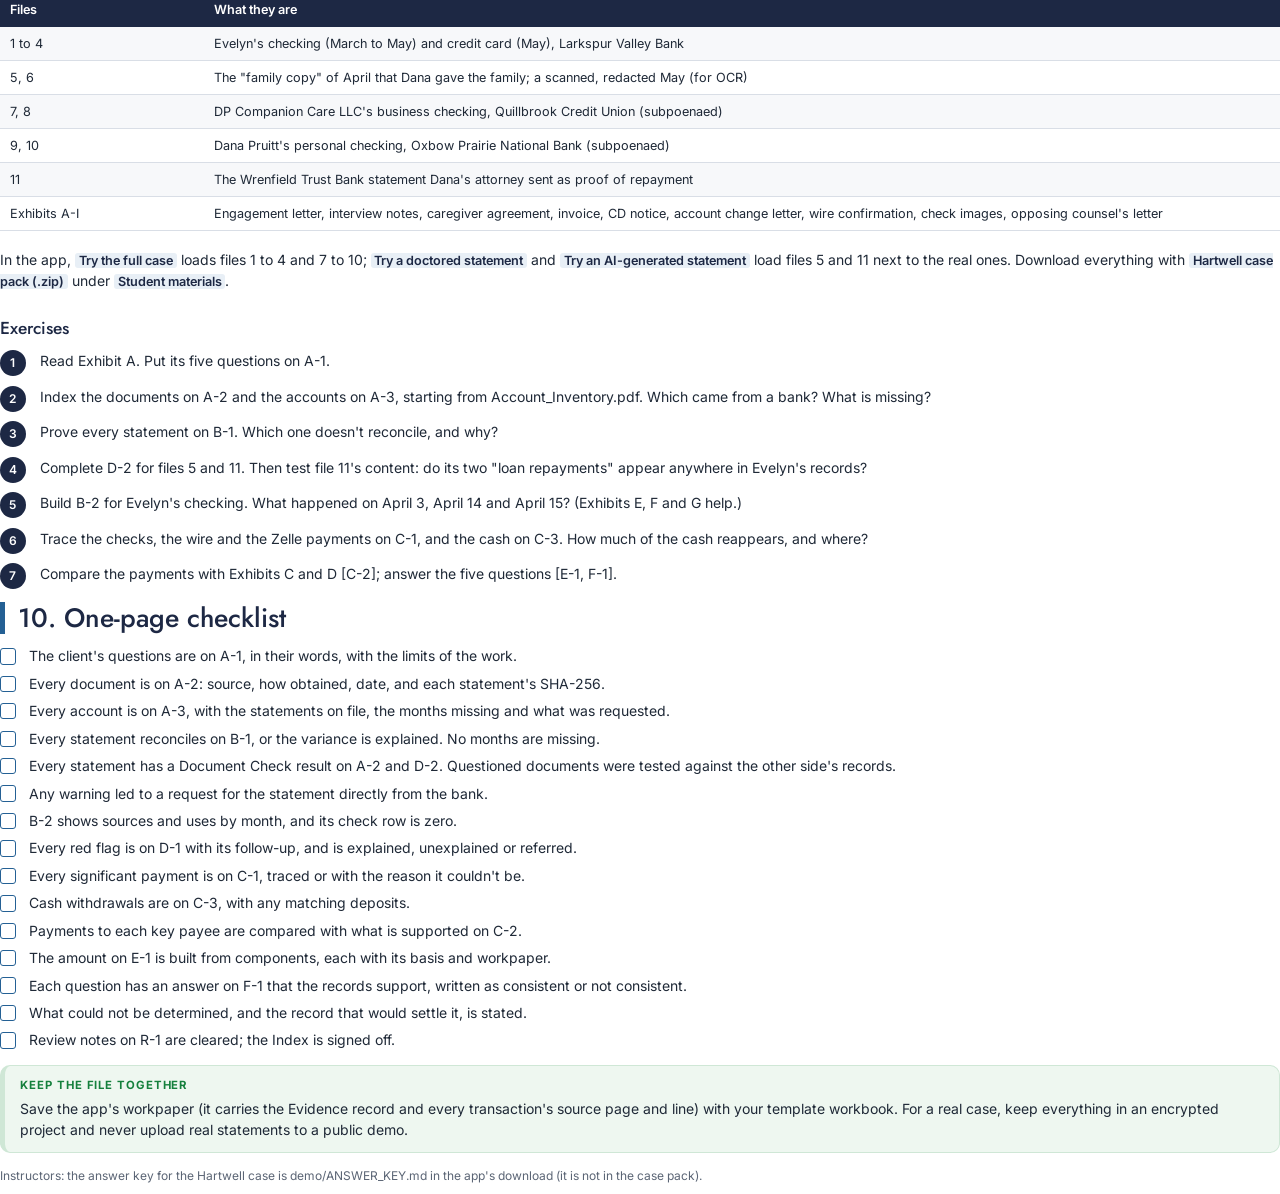
<file: docs/guides/quick_analysis_guide.html>
<!doctype html>
<html lang="en">
<head>
<meta charset="utf-8">
<title>Bank Statement Analyzer: Quick Analysis Guide</title>
<link rel="stylesheet" href="guide.css">
</head>
<body>

<section class="cover">
  <div class="cover-top"><img src="../../assets/logo.png" alt="Justice for Fraud Victims Project"></div>
  <div class="cover-band">
    <p class="kicker">Quick Analysis Guide</p>
    <h1>Bank Statement Analyzer</h1>
    <p class="subtitle">A step-by-step method for analyzing bank statements in a fraud case, with a practice case and workpapers.</p>
    <div class="meta">
      For accounting and fraud examination students<br>
      Version 1.2 · 2026
    </div>
  </div>
  <div class="cover-foot"><span>Justice for Fraud Victims Project</span><span>justiceforfraudvictimsproject.org</span></div>
</section>

<section class="toc">
  <h2>Contents</h2>
  <ol>
    <li>The method at a glance <span>3</span></li>
    <li>Organize and fingerprint the documents <span>4</span></li>
    <li>Prove every statement <span>5</span></li>
    <li>Check that each document is genuine <span>6</span></li>
    <li>See where the money went <span>8</span></li>
    <li>Follow up the red flags <span>9</span></li>
    <li>Trace the money across banks <span>10</span></li>
    <li>Quantify and report <span>11</span></li>
    <li>Practice: the Hartwell case <span>12</span></li>
    <li>One-page checklist <span>13</span></li>
  </ol>
</section>

<h2>1. The method at a glance</h2>
<p class="lead">The analyzer does the reading, the arithmetic and the first pass for red flags. The judgment is yours: deciding what matters, following it up, and saying only what the records support.</p>
<p>Work through eight steps, in order. Each fills one or two sheets of the <b>workpaper template</b> (<i>Forensic_Workpaper_Template.xlsx</i>, linked in the app's sidebar under <span class="ui">Student materials</span>). The sheet references are in brackets.</p>

<div class="grid">
  <div class="card navy"><h4>1. Scope</h4><p>Write down the questions you were asked, and the limits of the work. [A-1]</p></div>
  <div class="card navy"><h4>2. Organize and fingerprint</h4><p>List every document and its SHA-256; inventory every account and what is missing. [A-2, A-3]</p></div>
  <div class="card"><h4>3. Prove every statement</h4><p>Load the statements; confirm each one reconciles before you rely on it. [B-1]</p></div>
  <div class="card"><h4>4. Check authenticity</h4><p>Read the Document Check for each file: edited? AI-generated? [D-2]</p></div>
  <div class="card"><h4>5. Sources and uses</h4><p>Summarize money in and out by month, so the unusual stands out. [B-2]</p></div>
  <div class="card"><h4>6. Red flags</h4><p>Log every flag and follow each one up until it is explained or isn't. [D-1]</p></div>
  <div class="card taupe"><h4>7. Trace the money</h4><p>Follow each significant payment, and the cash, to where it arrived. [C-1, C-2, C-3]</p></div>
  <div class="card taupe"><h4>8. Quantify and report</h4><p>Build the amount from the workpapers; write findings the records support. [E-1, F-1, R-1]</p></div>
</div>

<div class="callout"><span class="label">Three rules for the whole analysis</span>
<ul>
  <li><b>Prove before you rely.</b> A number from a statement that doesn't reconcile, or a statement that may not be genuine, isn't evidence yet.</li>
  <li><b>Flags are leads, not conclusions.</b> A payment to a caregiver can be wages. Find out.</li>
  <li><b>Every number has a source.</b> Each figure in your findings points to a workpaper, and each workpaper to a document, page and line.</li>
</ul></div>

<h2 class="chapter">2. Organize and fingerprint the documents</h2>
<p class="lead">Before any analysis, know exactly what you have, where it came from, and what you were asked. [A-1, A-2, A-3]</p>
<ol class="steps">
  <li><b>Write down the questions.</b> Copy each question from the engagement letter into A-1, in the client's words. Your findings will answer them one by one.</li>
  <li><b>Index every document.</b> On A-2, give each a number and record what it is, who produced it, how you got it (from the bank, by subpoena, from the client, from the other side) and when.</li>
  <li><b>Separate bank-produced records from copies.</b> A statement downloaded by the bank or produced under subpoena is stronger evidence than a copy someone handed over. Note which is which.</li>
  <li><b>Inventory the accounts.</b> Load the statements and read the <span class="ui">Accounts</span> section of the Summary tab: one row per account, the period its statements cover, months missing, and anything to follow up (a balance that doesn't carry forward, two statements for the same period). Copy it to A-3, add accounts the documents mention that you have no statements for, and list what to request.</li>
  <li><b>Fingerprint each statement.</b> Load the statements in the app, open <span class="ui">Download Workpapers</span>, and copy each file's <b>SHA-256</b> from the Evidence record into A-2. If anyone later questions which file you analyzed, the same file gives the same fingerprint.</li>
  <li><b>Use a project for real cases.</b> In the sidebar, <span class="ui">New project</span> keeps the statements, your notes and a log of what was done together, encrypted with your password.</li>
</ol>
<figure class="short"><img src="img/accounts.png" alt="Accounts section of the Summary tab"><figcaption>The Accounts section: each account, the period its statements cover, months missing, and what to follow up.</figcaption></figure>

<h2 class="chapter">3. Prove every statement</h2>
<p class="lead">Before you use a single number, show that the analyzer read each statement completely. [B-1]</p>
<ol class="steps">
  <li>Drag the statements onto <span class="ui">Upload statements</span>. Check the file list: every file should say <span class="ui">Read</span> with a transaction count.</li>
  <li>Open <span class="ui">Bank Reconciliation</span>. Each account shows one of three results:
    <table>
      <tr><th style="width:22%">Result</th><th>What it means</th><th style="width:34%">What you do</th></tr>
      <tr><td class="yes">Reconciled</td><td>The transactions read agree with the balances or totals the bank printed</td><td>Rely on the figures; record it on B-1</td></tr>
      <tr><td class="no">Variance</td><td>They don't: a line was missed or misread, or the statement was altered</td><td>Compare the Transactions tab with the PDF line by line before going further</td></tr>
      <tr><td>Needs Review</td><td>The statement doesn't print enough to check against</td><td>Prove it by hand on B-1</td></tr>
    </table>
  </li>
  <li>Record each statement on B-1: beginning balance, deposits and withdrawals from the detail, and the ending balance the bank printed. The sheet computes the difference.</li>
  <li>Look for <b>gaps in the months</b>. A missing statement is a missing month of activity: request it.</li>
</ol>
<figure class="short"><img src="img/reconciliation.png" alt="Bank Reconciliation tab"><figcaption>Each statement's beginning balance, money in and out, and the ending balance the bank printed.</figcaption></figure>

<h2 class="chapter">4. Check that each document is genuine</h2>
<p class="lead">Fraud cases attract fake documents. Statements are edited to hide transactions, and now they are also written from scratch by AI tools. The <span class="ui">Document Check</span> tab looks for the traces of both. [D-2]</p>

<h3>Signs a statement was edited</h3>
<table>
  <tr><th style="width:38%">Check</th><th>What a warning means</th></tr>
  <tr><td>Software that made the PDF</td><td>Saved by a PDF editor or office program. Banks don't produce statements with these.</td></tr>
  <tr><td>Saved again after it was created</td><td>The file was changed days or weeks after the bank issued it.</td></tr>
  <tr><td>Fonts on transaction lines</td><td>A few lines are in a different font: typed over the original.</td></tr>
  <tr><td>Dates inside the period / in date order</td><td>A line pasted in from another month, or moved.</td></tr>
  <tr><td>Descriptions match money in and out</td><td>"Payment <i>from</i>" on money that went out: a relabelled payment.</td></tr>
  <tr><td>Running balances / summary agree</td><td>An amount, balance or total was changed without the others.</td></tr>
  <tr><td>Amounts formatted consistently</td><td>A figure typed by hand ($13763.86 among $1,234.56s).</td></tr>
</table>

<h3>Signs a statement was written by an AI tool</h3>
<p>Ask an AI chat tool for "a bank statement showing these payments" and it will write one. Such files leave different traces, and two or more make the app report <b>"may be AI-generated or fabricated"</b>.</p>
<table>
  <tr><th style="width:38%">Check</th><th>What a warning means</th></tr>
  <tr><td>Software that made the PDF</td><td>A programming library (ReportLab, FPDF, wkhtmltopdf and others): what AI tools and scripts use to write PDFs.</td></tr>
  <tr><td>Text left by an AI tool</td><td>Markdown symbols like <code>**Account Summary**</code>, placeholders like <code>[Bank Name]</code>, or chatbot wording.</td></tr>
  <tr><td>Dates that exist</td><td>A date like 06/31 or February 30: a bank's system can't print one.</td></tr>
  <tr><td>Routing number</td><td>The number fails the check digit that every real U.S. routing number passes.</td></tr>
  <tr><td>Page numbers match the file</td><td>"Page 1 of 2" on a one-page file: pages missing, or made up.</td></tr>
  <tr><td>Account number the same throughout</td><td>Different numbers in different places (a note: it can also be a linked account).</td></tr>
</table>
<figure class="tall"><img src="img/ai_doccheck.png" alt="Document Check reporting an AI-generated statement"><figcaption>The practice case's "proof of repayment": four signs of an AI-generated statement, plus a page count and running balances that don't add up.</figcaption></figure>

<div class="callout important"><span class="label">Then check the content</span>
<p>The strongest test isn't in the file at all. Do the transactions appear on the other side? A claimed transfer to the victim should appear as a deposit on the victim's own statement. A payroll deposit should appear on the employer's statement. Record these on D-2 under "By hand".</p></div>
<div class="callout"><span class="label">What a result means</span>
<p>A warning is a reason to get the statement <b>directly from the bank</b>, or by subpoena. A clean result does not prove a statement is genuine.</p></div>

<h2 class="chapter">5. See where the money went</h2>
<p class="lead">A sources and uses summary turns hundreds of transactions into one page a reader can follow. [B-2]</p>
<ol class="steps">
  <li>Open the <span class="ui">Dashboard</span>. Read the balance-over-time chart first: a steady account, then a spike and a slide, is the shape of many exploitation cases.</li>
  <li>Use the filters: Direction <span class="ui">Money out</span>, Group by <span class="ui">Monthly</span>, and the search box to isolate a payee or a merchant.</li>
  <li>On B-2, total each month's money in by source and money out by use. Make the uses tell the story: ordinary living expenses, payments to the subject or related parties, cash, gambling, gift cards, fees.</li>
  <li>Compare the months. What changed, when, and what happened just before it (a new caregiver, a CD maturing, a change of phone number)?</li>
  <li>The check row on B-2 must be zero. If it isn't, a transaction is missing or counted twice.</li>
</ol>
<figure class="short"><img src="img/dashboard.png" alt="Dashboard with cash flow and balance charts"><figcaption>The Dashboard: filters, totals, weekly cash flow and the balance over time.</figcaption></figure>

<h2 class="chapter">6. Follow up the red flags</h2>
<p class="lead">The <span class="ui">Red Flags</span> tab lists patterns investigators look for, most serious first. Each is a question to answer, not an answer. [D-1]</p>
<table>
  <tr><th style="width:34%">Pattern</th><th>Questions to ask</th></tr>
  <tr><td>New payee taking large sums</td><td>Who is it? Is there an agreement, invoices, a reason the payments started when they did?</td></tr>
  <tr><td>Cash kept just under $10,000</td><td>Who made the withdrawals? Where did the cash go? (Banks report cash over $10,000; staying under on purpose is called structuring.)</td></tr>
  <tr><td>Money in and straight back out</td><td>Is the account a pass-through? Where did the money go next?</td></tr>
  <tr><td>Balance drained; cash jumped</td><td>What changed at the start? Who had access?</td></tr>
  <tr><td>Gambling, gift cards, cash advances</td><td>Does this match the account holder's habits and abilities (can they drive to the casino)?</td></tr>
  <tr><td>Duplicate payments, check gaps, overdrafts</td><td>Were both payments authorized? Where are the missing checks?</td></tr>
</table>
<figure class="short"><img src="img/redflags.png" alt="Red Flags tab"><figcaption>Fraud patterns found, each with what was found and on which account.</figcaption></figure>
<ol class="steps">
  <li>Copy each flag into D-1 with its account, dates and amount.</li>
  <li>Write what you did to follow each one up and the result, then close it as <b>explained</b> (with the support), <b>unexplained</b> or <b>referred</b>. Add the flags you find yourself.</li>
</ol>

<h2 class="chapter">7. Trace the money across banks</h2>
<p class="lead">Tracing answers the question every client asks: where did the money go? It needs the receiving side's records, usually by subpoena. [C-1, C-2, C-3]</p>
<h3>Load both sides together</h3>
<p>Upload the victim's statements and the recipient's statements together. The analyzer reads each bank's layout, reconciles each account, and looks for patterns across all of them: the same cash showing up as deposits, money arriving and leaving within days.</p>
<h3>Match each payment [C-1]</h3>
<table>
  <tr><th style="width:22%">Method</th><th>How to match it</th></tr>
  <tr><td>Check</td><td>The check image: payee, endorsement on the back (which account it was deposited to), and the deposit on the recipient's statement one to three days earlier</td></tr>
  <tr><td>Wire</td><td>The wire record: beneficiary, bank and account number, and the same amount arriving the same day</td></tr>
  <tr><td>Zelle / transfers</td><td>The confirmation number or the sender's name, same day</td></tr>
  <tr><td>Cash</td><td>Cash deposits in the subject's accounts a few days later, often a little less than withdrawn [C-3]</td></tr>
</table>
<h3>Paid versus supported [C-2]</h3>
<p>For each payee, compare what was paid with what a document supports: an agreement's rate, invoices, receipts. The calculator on C-2 works out the most a caregiver could have earned under an hourly agreement.</p>
<h3>Follow it one more step</h3>
<p>Money that arrives in a business account and leaves within days for a personal account, a car dealer or a casino tells you what the business is for. Keep tracing until the money is spent or the records run out, and say where they ran out.</p>
<div class="callout tip"><span class="label">Search across statements</span>
<p>The <span class="ui">Transactions</span> tab's search box covers every statement loaded. Search a name ("Pruitt"), a reference number, or an amount.</p></div>

<h2 class="chapter">8. Quantify and report</h2>
<p class="lead">Build the amount from the workpapers, one component at a time, and say what each rests on. [E-1, F-1, R-1]</p>
<ol class="steps">
  <li><b>List the components on E-1:</b> unsupported payments to the subject, cash traced to the subject's deposits, unexplained items. Mark each with its basis and whether it is included.</li>
  <li><b>Keep the bases separate.</b> "Traced to the subject" is stronger than "unexplained". The summary on E-1 shows the total both ways.</li>
  <li><b>Answer each question on F-1</b>, with the amount and the workpapers behind it.</li>
  <li><b>Write what the records show, not what you believe.</b> See the table below.</li>
  <li><b>Clear the review notes</b> on R-1 before the file is final.</li>
</ol>
<table>
  <tr><th style="width:50%">Write</th><th>Not</th></tr>
  <tr><td>"The $24,000 wire was deposited to the LLC's account and $18,750 left the next day by check to a car dealer."</td><td>"Dana stole the money to buy a car."</td></tr>
  <tr><td>"The statement is not consistent with the account holder's bank records, which show no such deposits."</td><td>"The statement is a forgery."</td></tr>
  <tr><td>"The signatures on checks 2047 and 2048 differ from those on 2043 and 2044; a document examiner should compare them."</td><td>"The checks were forged."</td></tr>
  <tr><td>"We could not trace $6,600 of ATM cash, cash advances and gift cards."</td><td>(Leaving it out)</td></tr>
</table>
<div class="callout"><span class="label">Leave intent to the court</span>
<p>Findings say whether the records are <b>consistent</b> or <b>not consistent</b> with the explanations offered. Whether anyone intended fraud is for the trier of fact.</p></div>

<h2 class="chapter">9. Practice: the Hartwell case</h2>
<p class="lead">A complete fictional case: four banks, eleven statements and nine case documents, every page marked as a sample.</p>
<p><b>The story:</b> Evelyn Hartwell, 81, hires a caregiver, Dana Pruitt, who bills through DP Companion Care LLC. In two months her account goes from about $16,000, plus a $50,000 CD, to overdrawn. Her daughter's lawyer engages you.</p>
<table>
  <tr><th style="width:16%">Files</th><th>What they are</th></tr>
  <tr><td>1 to 4</td><td>Evelyn's checking (March to May) and credit card (May), Larkspur Valley Bank</td></tr>
  <tr><td>5, 6</td><td>The "family copy" of April that Dana gave the family; a scanned, redacted May (for OCR)</td></tr>
  <tr><td>7, 8</td><td>DP Companion Care LLC's business checking, Quillbrook Credit Union (subpoenaed)</td></tr>
  <tr><td>9, 10</td><td>Dana Pruitt's personal checking, Oxbow Prairie National Bank (subpoenaed)</td></tr>
  <tr><td>11</td><td>The Wrenfield Trust Bank statement Dana's attorney sent as proof of repayment</td></tr>
  <tr><td>Exhibits A-I</td><td>Engagement letter, interview notes, caregiver agreement, invoice, CD notice, account change letter, wire confirmation, check images, opposing counsel's letter</td></tr>
</table>
<p>In the app, <span class="ui">Try the full case</span> loads files 1 to 4 and 7 to 10; <span class="ui">Try a doctored statement</span> and <span class="ui">Try an AI-generated statement</span> load files 5 and 11 next to the real ones. Download everything with <span class="ui">Hartwell case pack (.zip)</span> under <span class="ui">Student materials</span>.</p>
<h3>Exercises</h3>
<ol class="steps">
  <li>Read Exhibit A. Put its five questions on A-1.</li>
  <li>Index the documents on A-2 and the accounts on A-3, starting from Account_Inventory.pdf. Which came from a bank? What is missing?</li>
  <li>Prove every statement on B-1. Which one doesn't reconcile, and why?</li>
  <li>Complete D-2 for files 5 and 11. Then test file 11's content: do its two "loan repayments" appear anywhere in Evelyn's records?</li>
  <li>Build B-2 for Evelyn's checking. What happened on April 3, April 14 and April 15? (Exhibits E, F and G help.)</li>
  <li>Trace the checks, the wire and the Zelle payments on C-1, and the cash on C-3. How much of the cash reappears, and where?</li>
  <li>Compare the payments with Exhibits C and D [C-2]; answer the five questions [E-1, F-1].</li>
</ol>

<h2 class="chapter">10. One-page checklist</h2>
<ul class="checklist">
  <li>The client's questions are on A-1, in their words, with the limits of the work.</li>
  <li>Every document is on A-2: source, how obtained, date, and each statement's SHA-256.</li>
  <li>Every account is on A-3, with the statements on file, the months missing and what was requested.</li>
  <li>Every statement reconciles on B-1, or the variance is explained. No months are missing.</li>
  <li>Every statement has a Document Check result on A-2 and D-2. Questioned documents were tested against the other side's records.</li>
  <li>Any warning led to a request for the statement directly from the bank.</li>
  <li>B-2 shows sources and uses by month, and its check row is zero.</li>
  <li>Every red flag is on D-1 with its follow-up, and is explained, unexplained or referred.</li>
  <li>Every significant payment is on C-1, traced or with the reason it couldn't be.</li>
  <li>Cash withdrawals are on C-3, with any matching deposits.</li>
  <li>Payments to each key payee are compared with what is supported on C-2.</li>
  <li>The amount on E-1 is built from components, each with its basis and workpaper.</li>
  <li>Each question has an answer on F-1 that the records support, written as consistent or not consistent.</li>
  <li>What could not be determined, and the record that would settle it, is stated.</li>
  <li>Review notes on R-1 are cleared; the Index is signed off.</li>
</ul>
<div class="callout tip"><span class="label">Keep the file together</span>
<p>Save the app's workpaper (it carries the Evidence record and every transaction's source page and line) with your template workbook. For a real case, keep everything in an encrypted project and never upload real statements to a public demo.</p></div>
<p class="small muted">Instructors: the answer key for the Hartwell case is demo/ANSWER_KEY.md in the app's download (it is not in the case pack).</p>

</body>
</html>
</file>
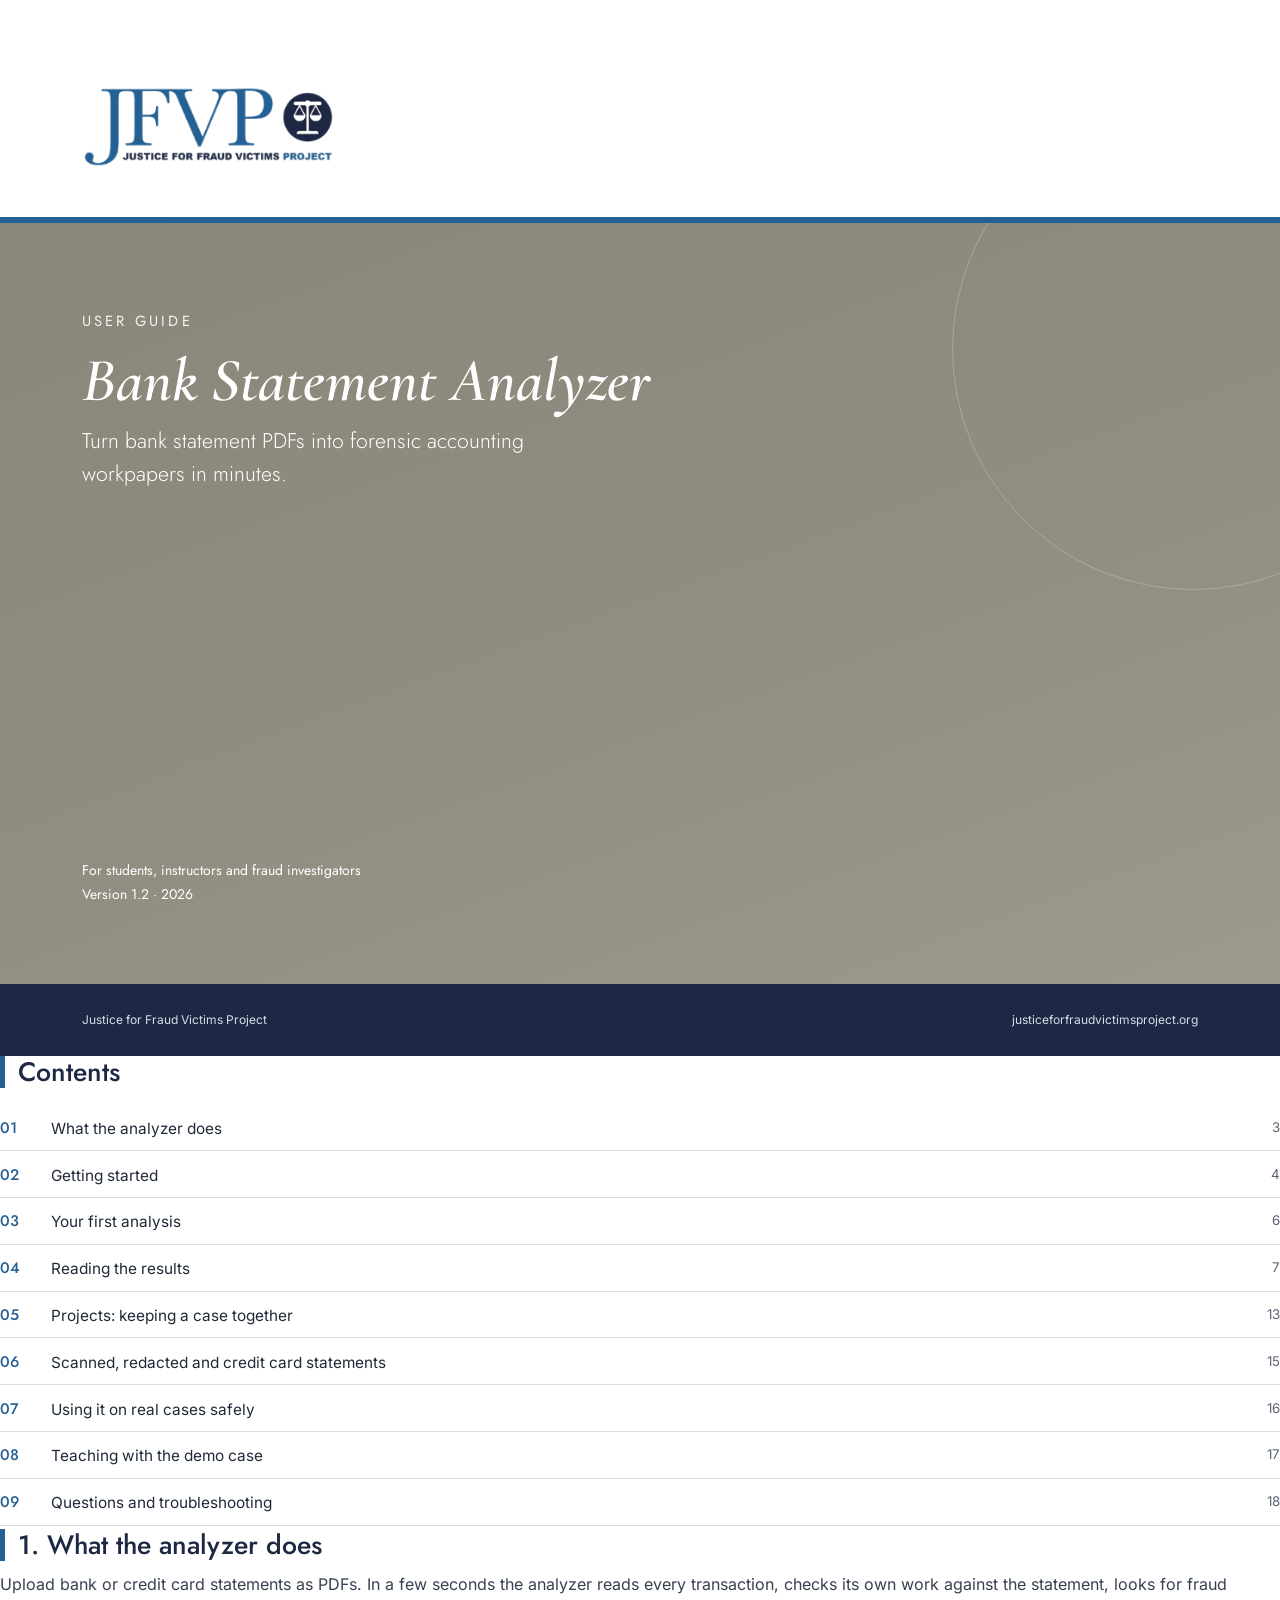
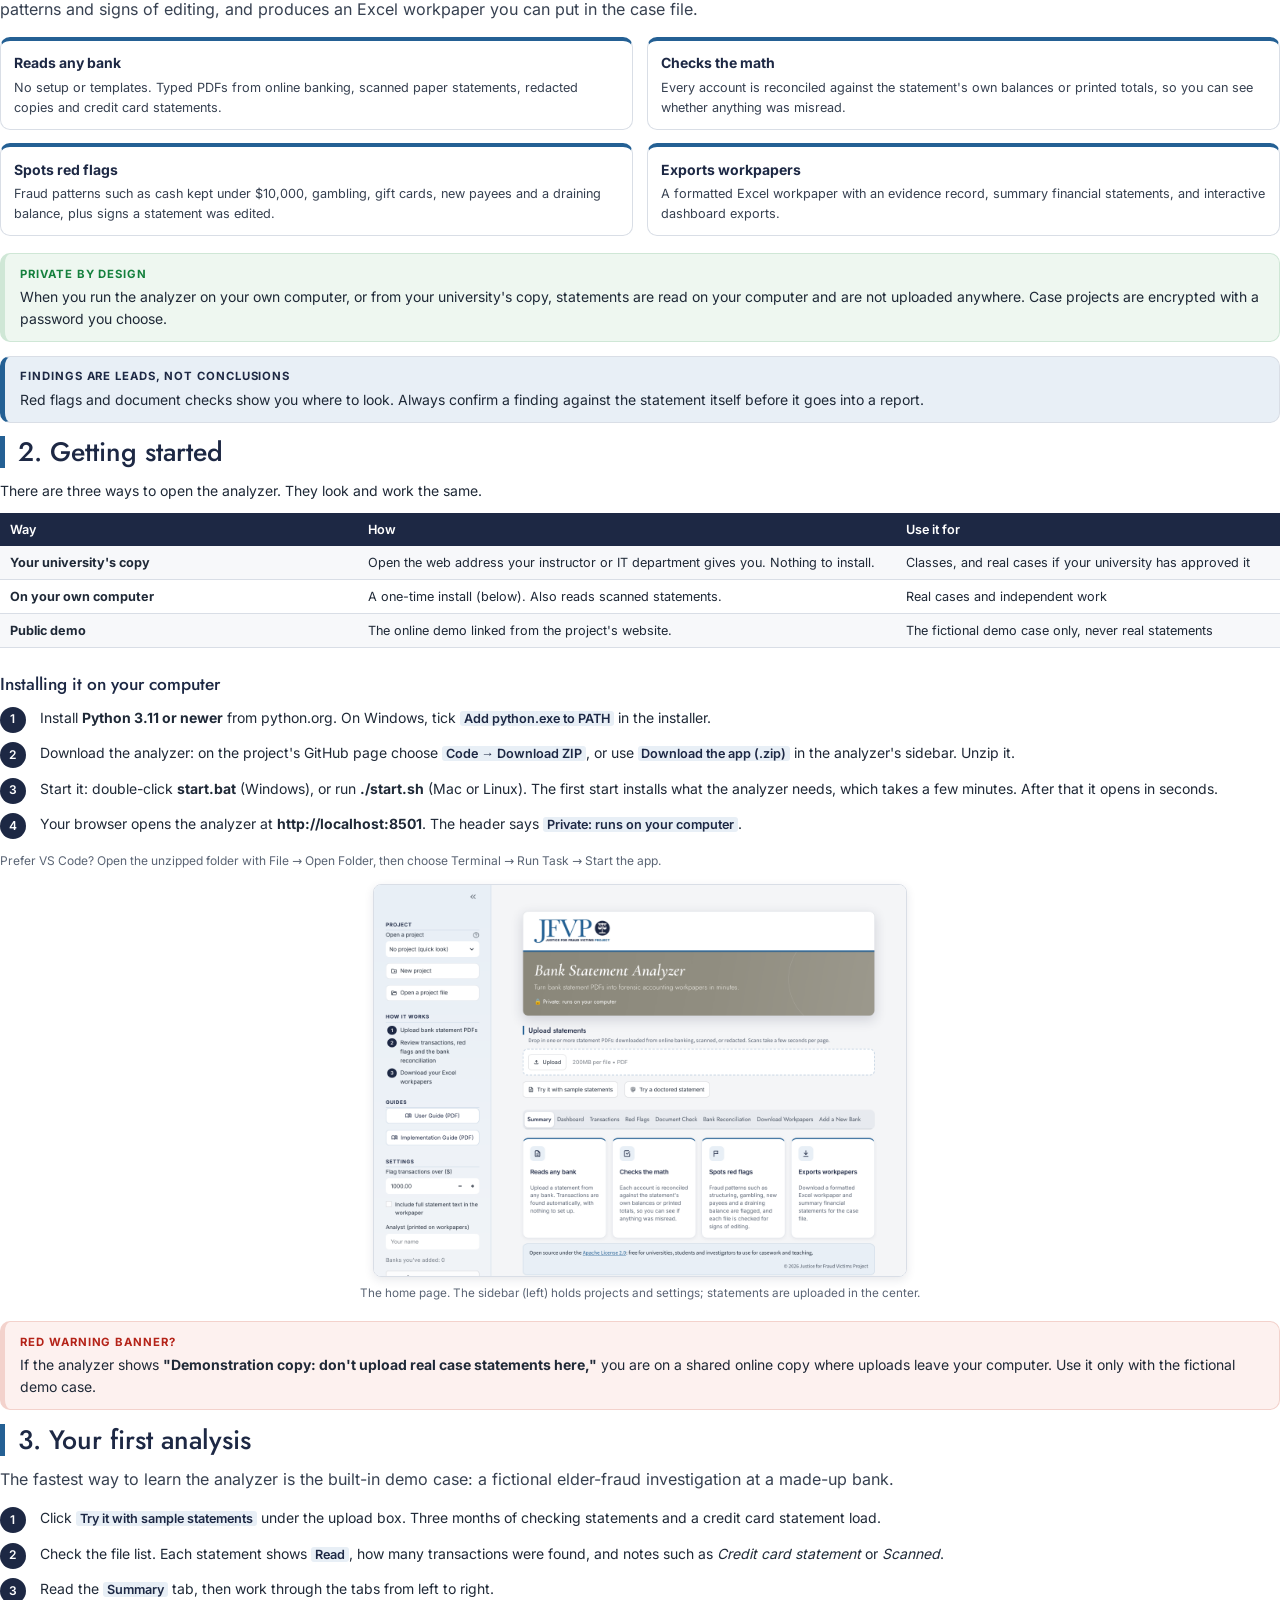
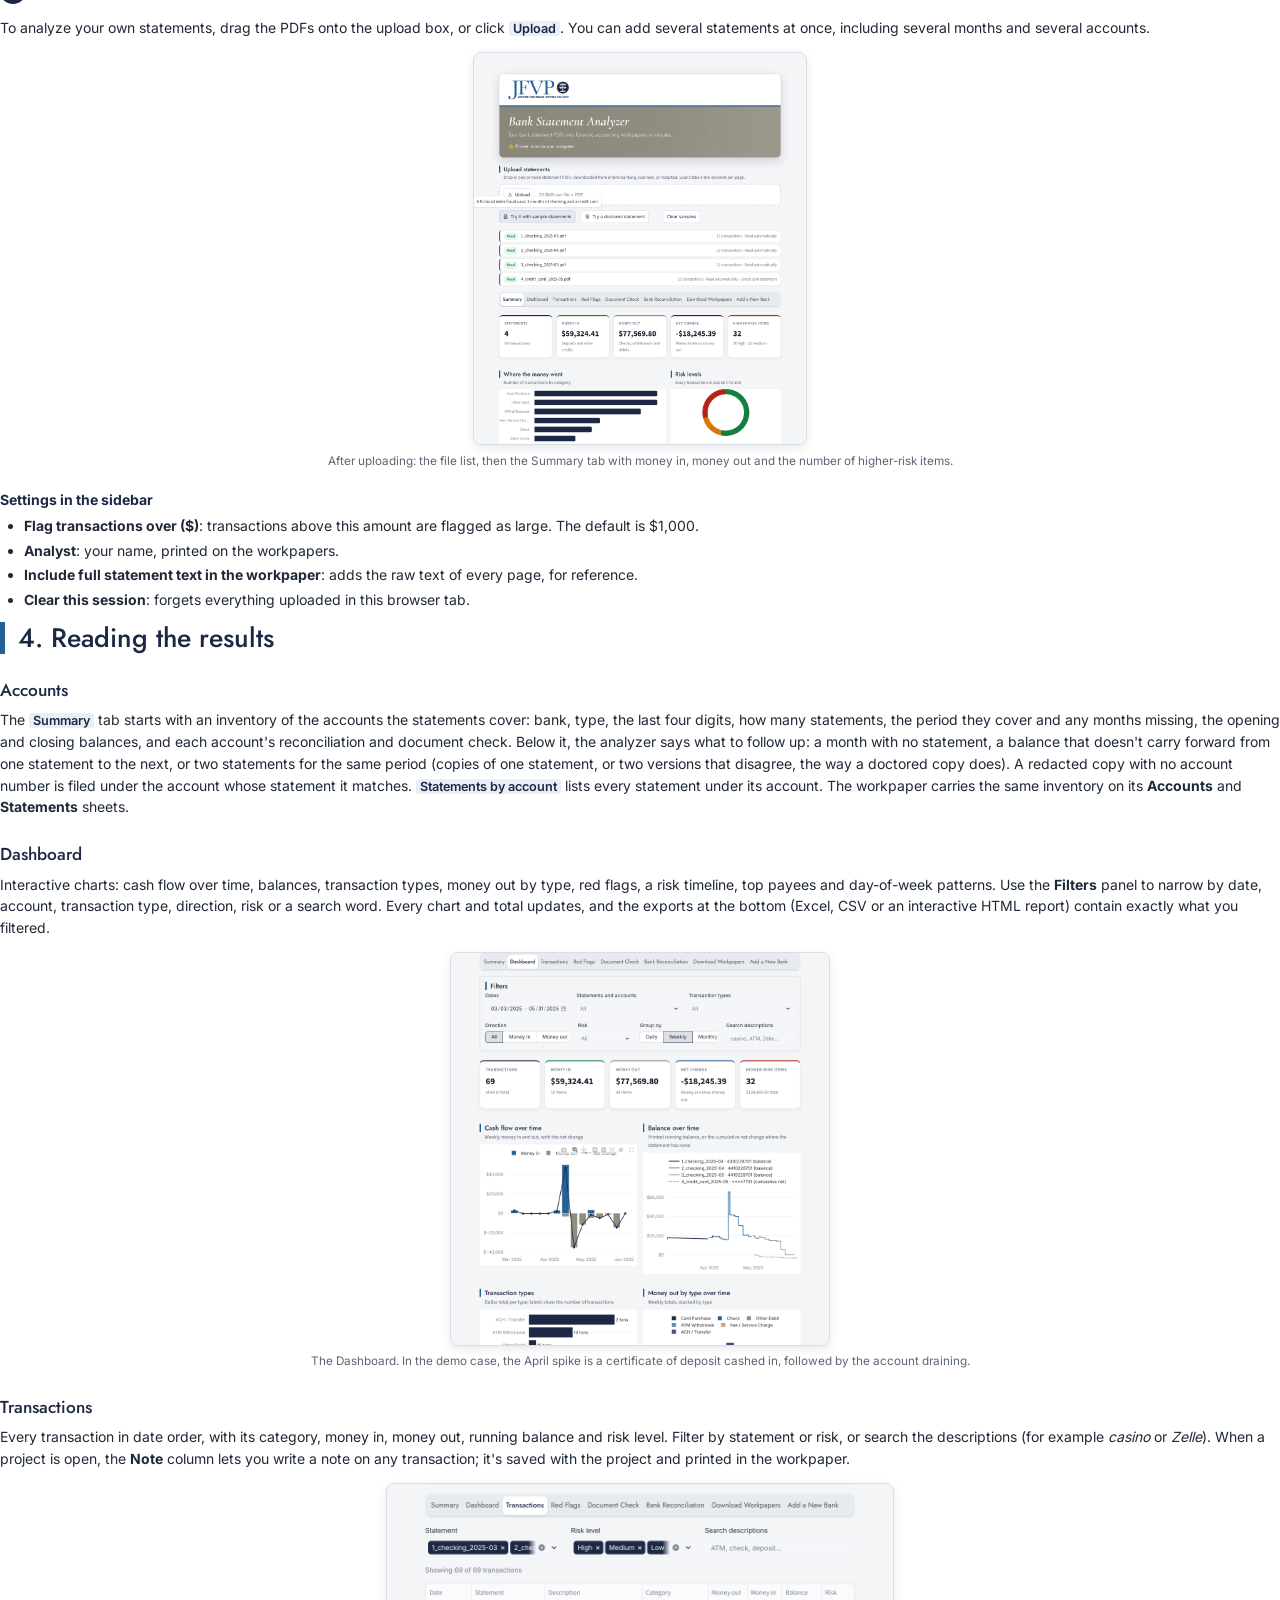
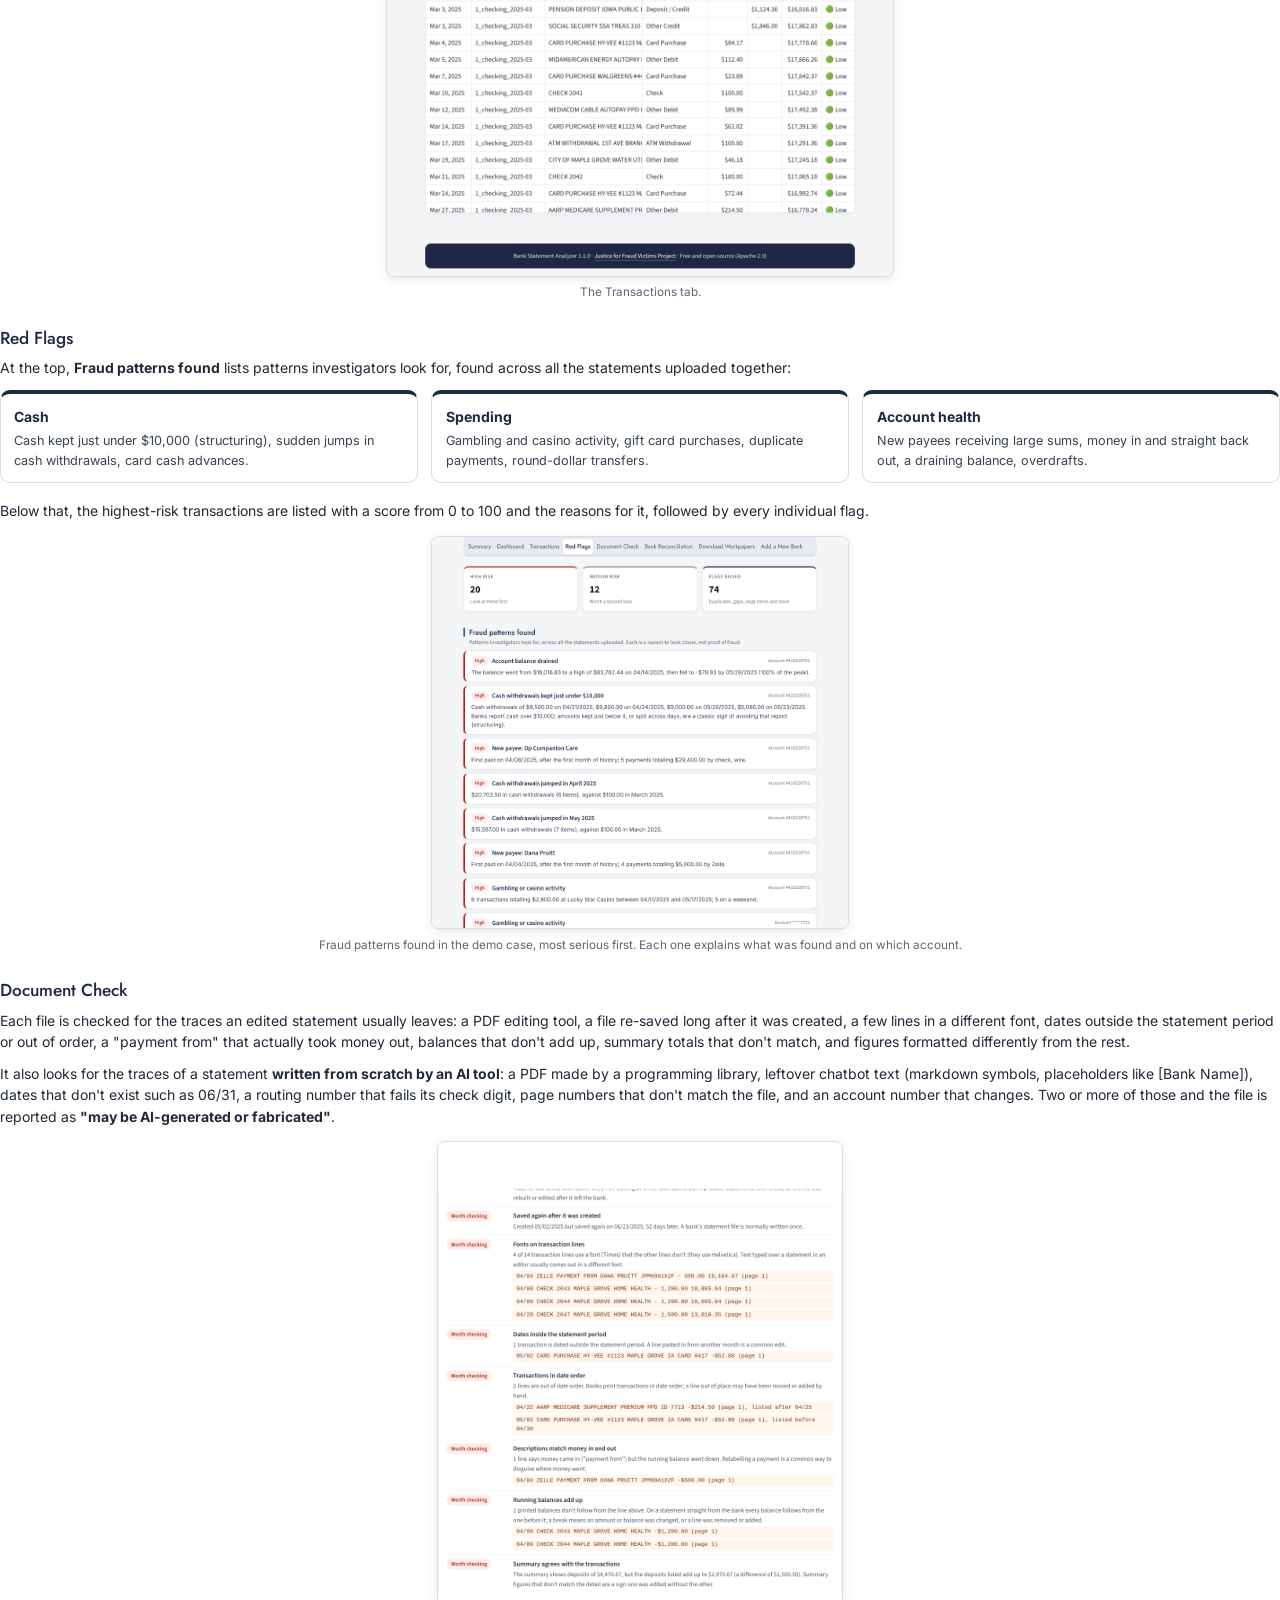
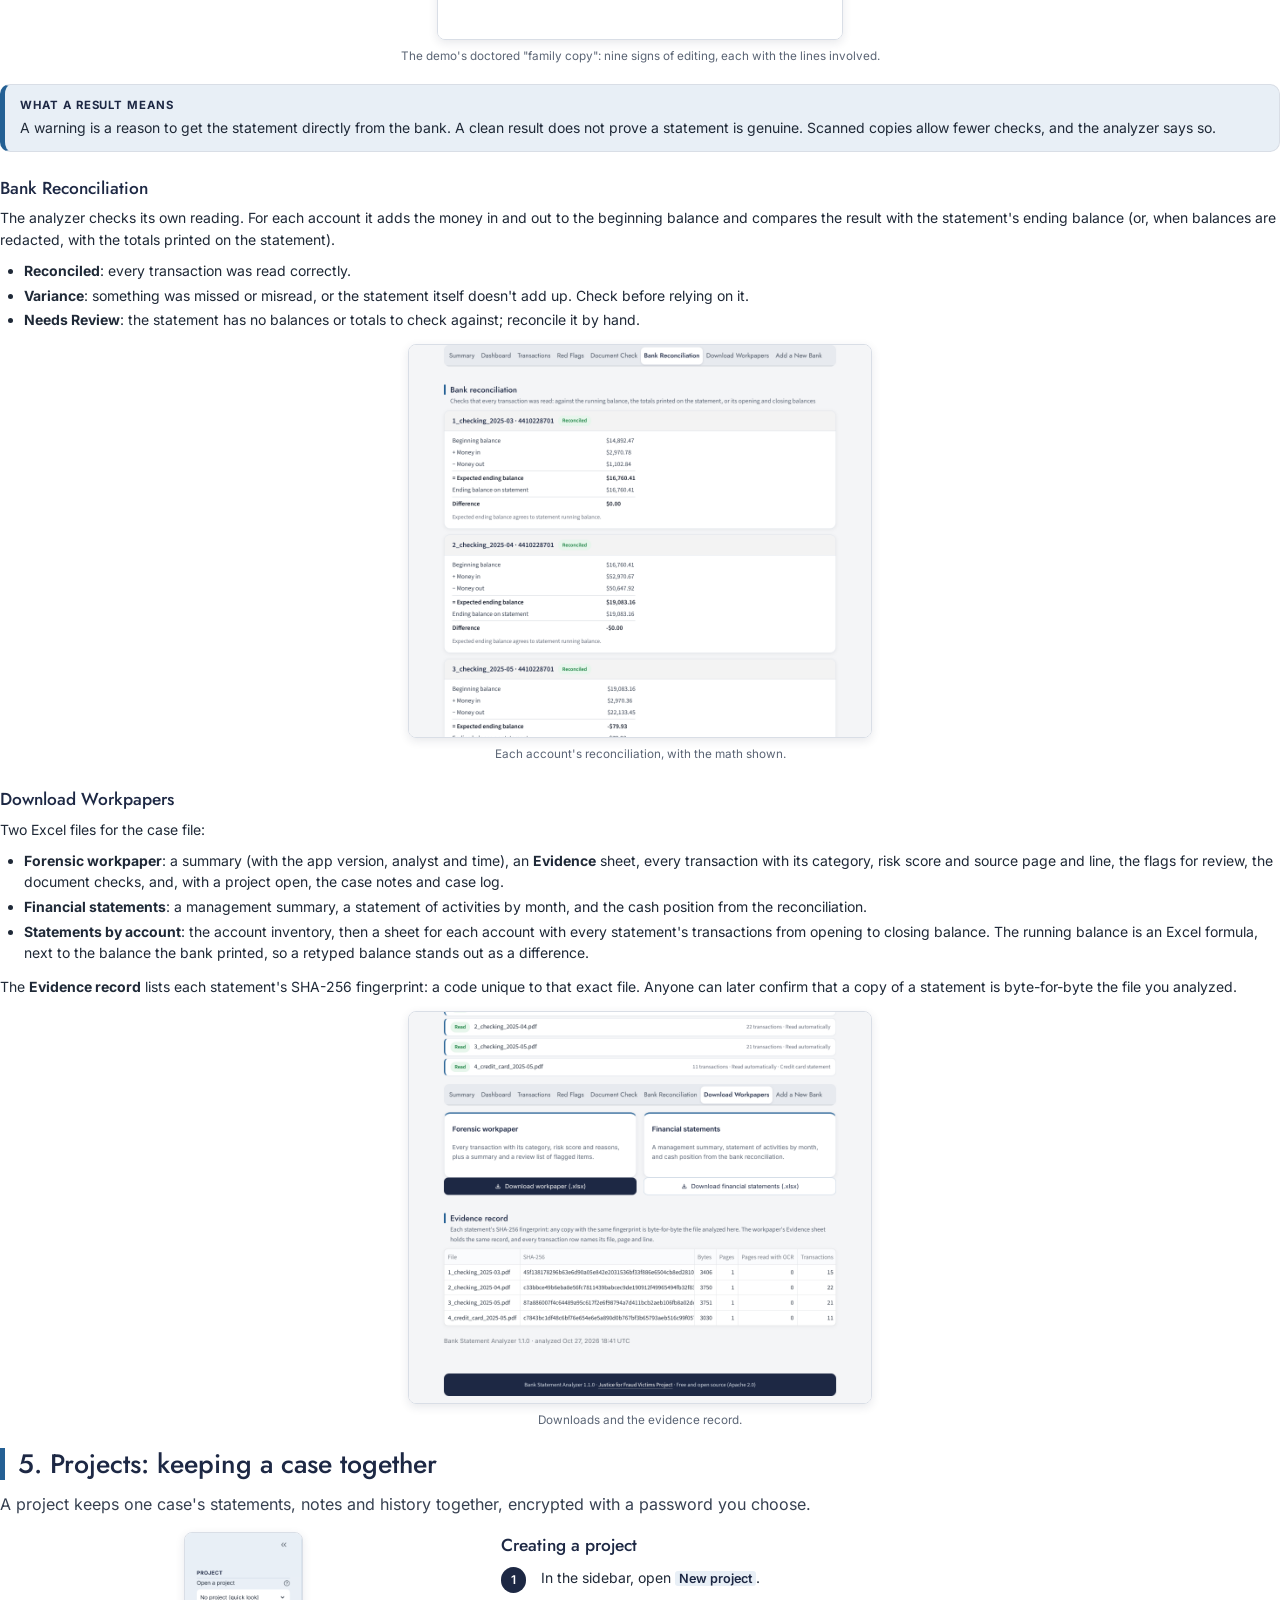
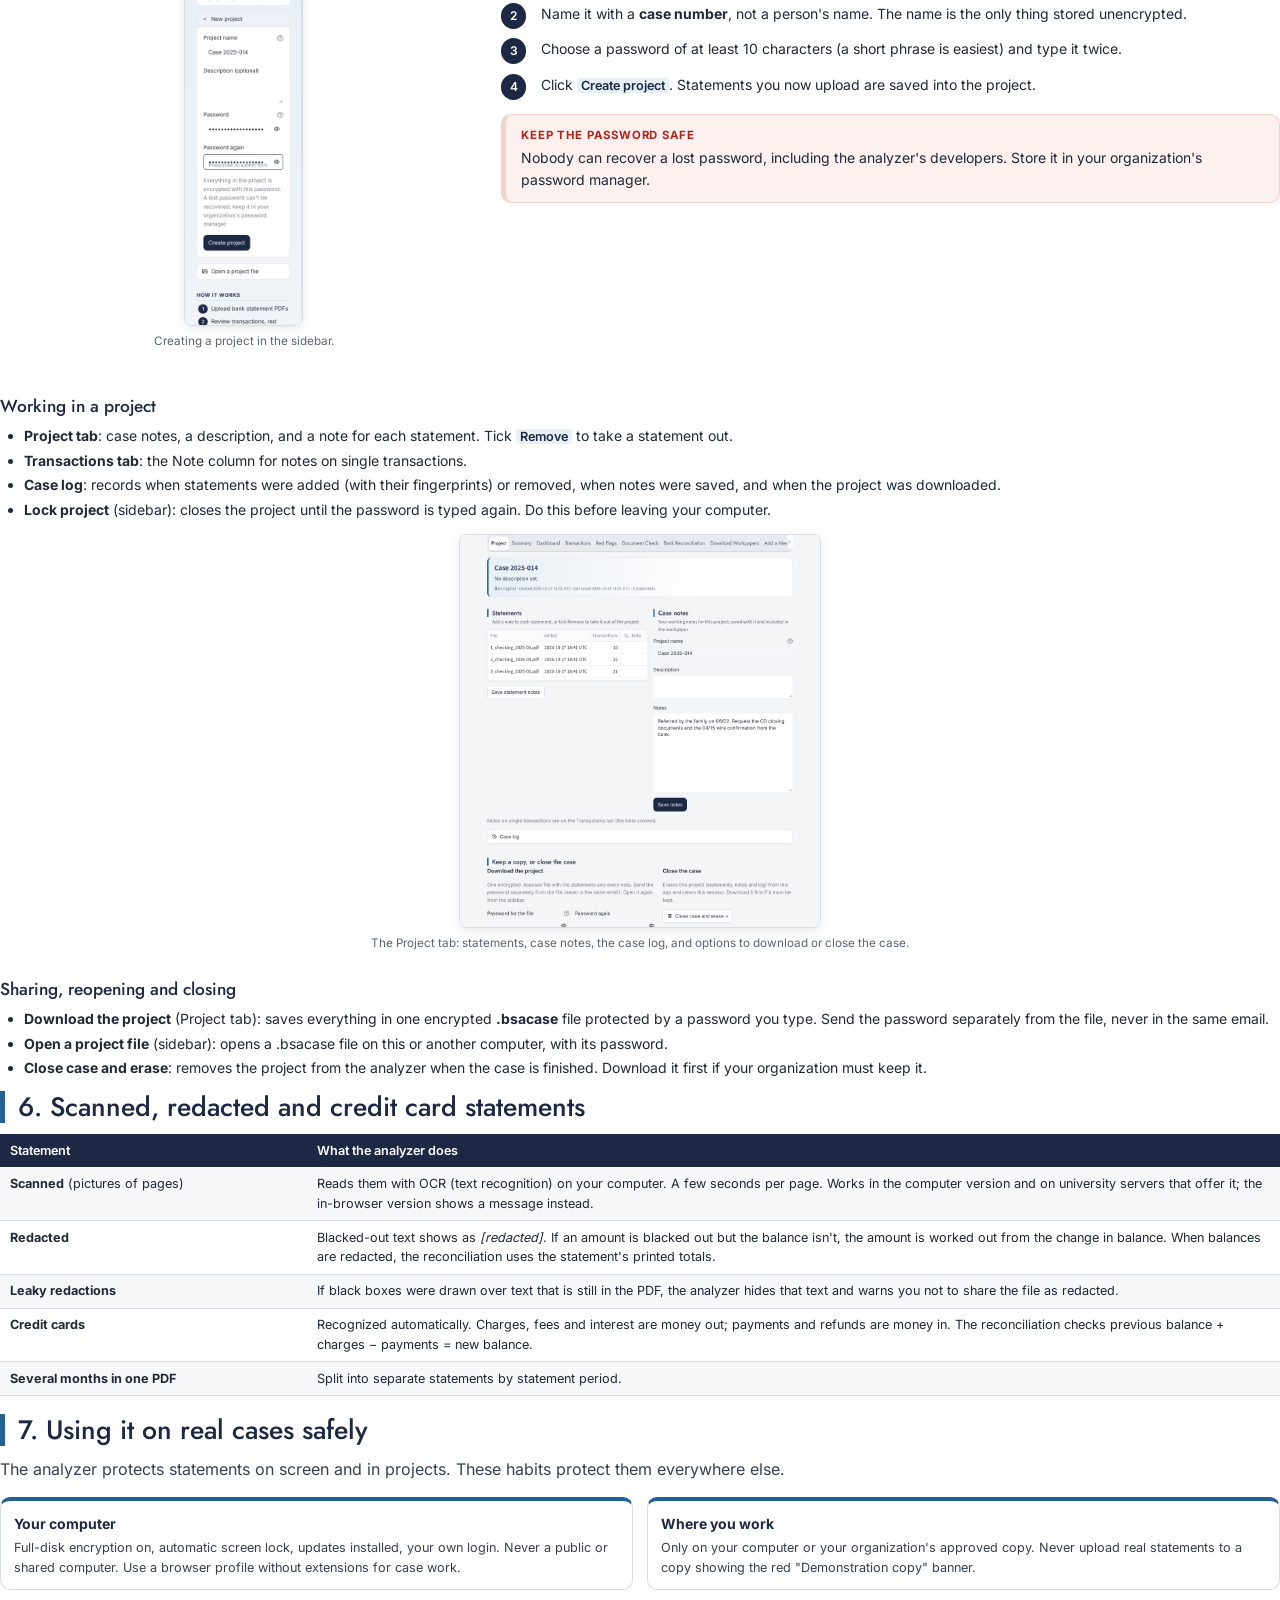
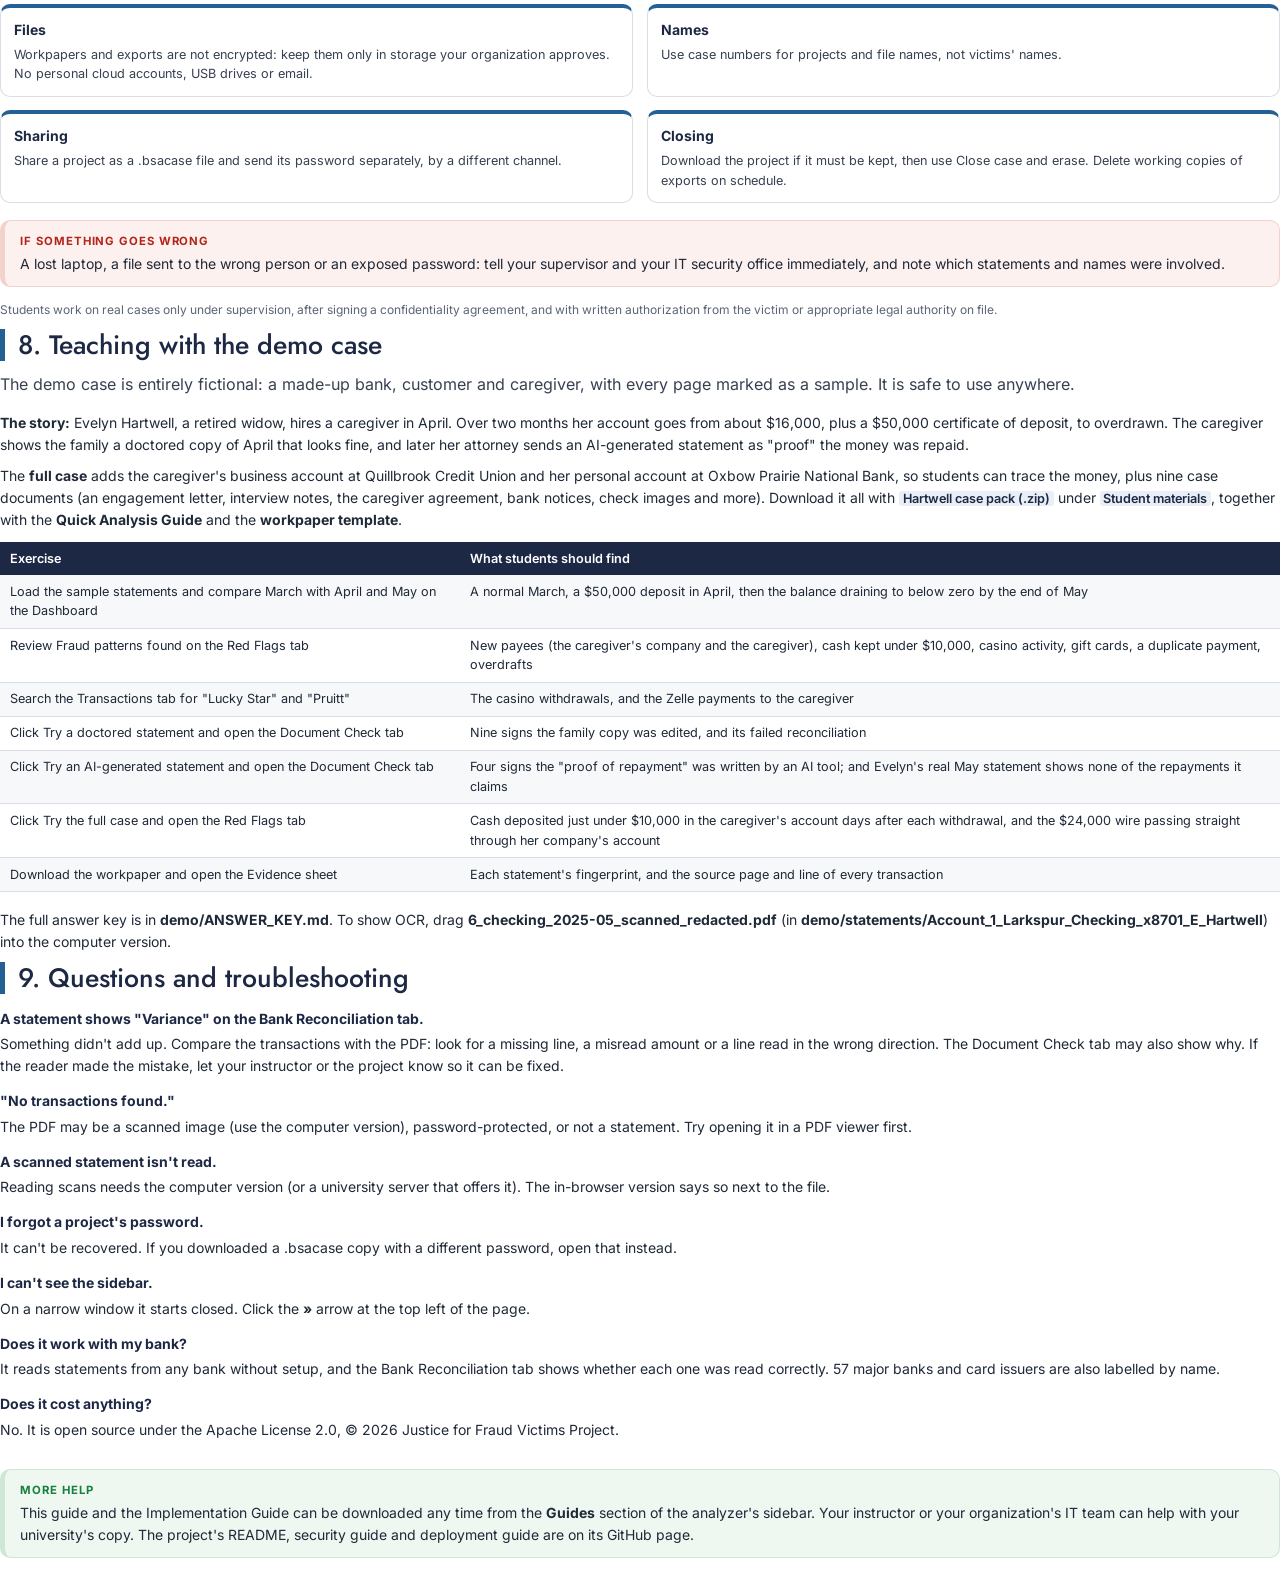
<file: docs/guides/user_guide.html>
<!doctype html>
<html lang="en">
<head>
<meta charset="utf-8">
<title>Bank Statement Analyzer: User Guide</title>
<link rel="stylesheet" href="guide.css">
</head>
<body>

<section class="cover">
  <div class="cover-top"><img src="../../assets/logo.png" alt="Justice for Fraud Victims Project"></div>
  <div class="cover-band">
    <p class="kicker">User Guide</p>
    <h1>Bank Statement Analyzer</h1>
    <p class="subtitle">Turn bank statement PDFs into forensic accounting workpapers in minutes.</p>
    <div class="meta">
      For students, instructors and fraud investigators<br>
      Version 1.2 · 2026
    </div>
  </div>
  <div class="cover-foot"><span>Justice for Fraud Victims Project</span><span>justiceforfraudvictimsproject.org</span></div>
</section>

<section class="toc">
  <h2>Contents</h2>
  <ol>
    <li>What the analyzer does <span>3</span></li>
    <li>Getting started <span>4</span></li>
    <li>Your first analysis <span>6</span></li>
    <li>Reading the results <span>7</span></li>
    <li>Projects: keeping a case together <span>13</span></li>
    <li>Scanned, redacted and credit card statements <span>15</span></li>
    <li>Using it on real cases safely <span>16</span></li>
    <li>Teaching with the demo case <span>17</span></li>
    <li>Questions and troubleshooting <span>18</span></li>
  </ol>
</section>

<h2>1. What the analyzer does</h2>
<p class="lead">Upload bank or credit card statements as PDFs. In a few seconds the analyzer reads every transaction, checks its own work against the statement, looks for fraud patterns and signs of editing, and produces an Excel workpaper you can put in the case file.</p>

<div class="grid">
  <div class="card"><h4>Reads any bank</h4><p>No setup or templates. Typed PDFs from online banking, scanned paper statements, redacted copies and credit card statements.</p></div>
  <div class="card"><h4>Checks the math</h4><p>Every account is reconciled against the statement's own balances or printed totals, so you can see whether anything was misread.</p></div>
  <div class="card"><h4>Spots red flags</h4><p>Fraud patterns such as cash kept under $10,000, gambling, gift cards, new payees and a draining balance, plus signs a statement was edited.</p></div>
  <div class="card"><h4>Exports workpapers</h4><p>A formatted Excel workpaper with an evidence record, summary financial statements, and interactive dashboard exports.</p></div>
</div>

<div class="callout tip"><span class="label">Private by design</span>
<p>When you run the analyzer on your own computer, or from your university's copy, statements are read on your computer and are not uploaded anywhere. Case projects are encrypted with a password you choose.</p></div>

<div class="callout"><span class="label">Findings are leads, not conclusions</span>
<p>Red flags and document checks show you where to look. Always confirm a finding against the statement itself before it goes into a report.</p></div>

<h2 class="chapter">2. Getting started</h2>
<p>There are three ways to open the analyzer. They look and work the same.</p>

<table>
  <tr><th style="width:28%">Way</th><th>How</th><th style="width:30%">Use it for</th></tr>
  <tr><td><b>Your university's copy</b></td><td>Open the web address your instructor or IT department gives you. Nothing to install.</td><td>Classes, and real cases if your university has approved it</td></tr>
  <tr><td><b>On your own computer</b></td><td>A one-time install (below). Also reads scanned statements.</td><td>Real cases and independent work</td></tr>
  <tr><td><b>Public demo</b></td><td>The online demo linked from the project's website.</td><td>The fictional demo case only, never real statements</td></tr>
</table>

<h3>Installing it on your computer</h3>
<ol class="steps">
  <li>Install <b>Python 3.11 or newer</b> from python.org. On Windows, tick <span class="ui">Add python.exe to PATH</span> in the installer.</li>
  <li>Download the analyzer: on the project's GitHub page choose <span class="ui">Code → Download ZIP</span>, or use <span class="ui">Download the app (.zip)</span> in the analyzer's sidebar. Unzip it.</li>
  <li>Start it: double-click <b>start.bat</b> (Windows), or run <b>./start.sh</b> (Mac or Linux). The first start installs what the analyzer needs, which takes a few minutes. After that it opens in seconds.</li>
  <li>Your browser opens the analyzer at <b>http://localhost:8501</b>. The header says <span class="ui">Private: runs on your computer</span>.</li>
</ol>
<p class="small muted">Prefer VS Code? Open the unzipped folder with File → Open Folder, then choose Terminal → Run Task → Start the app.</p>

<figure><img src="img/home.png" alt="The analyzer's home page"><figcaption>The home page. The sidebar (left) holds projects and settings; statements are uploaded in the center.</figcaption></figure>

<div class="callout important"><span class="label">Red warning banner?</span>
<p>If the analyzer shows <b>"Demonstration copy: don't upload real case statements here,"</b> you are on a shared online copy where uploads leave your computer. Use it only with the fictional demo case.</p></div>

<h2 class="chapter">3. Your first analysis</h2>
<p class="lead">The fastest way to learn the analyzer is the built-in demo case: a fictional elder-fraud investigation at a made-up bank.</p>
<ol class="steps">
  <li>Click <span class="ui">Try it with sample statements</span> under the upload box. Three months of checking statements and a credit card statement load.</li>
  <li>Check the file list. Each statement shows <span class="ui">Read</span>, how many transactions were found, and notes such as <i>Credit card statement</i> or <i>Scanned</i>.</li>
  <li>Read the <span class="ui">Summary</span> tab, then work through the tabs from left to right.</li>
</ol>
<p>To analyze your own statements, drag the PDFs onto the upload box, or click <span class="ui">Upload</span>. You can add several statements at once, including several months and several accounts.</p>

<figure><img src="img/summary.png" alt="Summary tab with statements loaded"><figcaption>After uploading: the file list, then the Summary tab with money in, money out and the number of higher-risk items.</figcaption></figure>

<h4>Settings in the sidebar</h4>
<ul>
  <li><b>Flag transactions over ($)</b>: transactions above this amount are flagged as large. The default is $1,000.</li>
  <li><b>Analyst</b>: your name, printed on the workpapers.</li>
  <li><b>Include full statement text in the workpaper</b>: adds the raw text of every page, for reference.</li>
  <li><b>Clear this session</b>: forgets everything uploaded in this browser tab.</li>
</ul>

<h2 class="chapter">4. Reading the results</h2>

<h3>Accounts</h3>
<p>The <span class="ui">Summary</span> tab starts with an inventory of the accounts the statements cover: bank, type, the last four digits, how many statements, the period they cover and any months missing, the opening and closing balances, and each account's reconciliation and document check. Below it, the analyzer says what to follow up: a month with no statement, a balance that doesn't carry forward from one statement to the next, or two statements for the same period (copies of one statement, or two versions that disagree, the way a doctored copy does). A redacted copy with no account number is filed under the account whose statement it matches. <span class="ui">Statements by account</span> lists every statement under its account. The workpaper carries the same inventory on its <b>Accounts</b> and <b>Statements</b> sheets.</p>

<h3>Dashboard</h3>
<p>Interactive charts: cash flow over time, balances, transaction types, money out by type, red flags, a risk timeline, top payees and day-of-week patterns. Use the <b>Filters</b> panel to narrow by date, account, transaction type, direction, risk or a search word. Every chart and total updates, and the exports at the bottom (Excel, CSV or an interactive HTML report) contain exactly what you filtered.</p>
<figure><img src="img/dashboard.png" alt="Dashboard tab"><figcaption>The Dashboard. In the demo case, the April spike is a certificate of deposit cashed in, followed by the account draining.</figcaption></figure>

<h3>Transactions</h3>
<p>Every transaction in date order, with its category, money in, money out, running balance and risk level. Filter by statement or risk, or search the descriptions (for example <i>casino</i> or <i>Zelle</i>). When a project is open, the <b>Note</b> column lets you write a note on any transaction; it's saved with the project and printed in the workpaper.</p>
<figure><img src="img/transactions.png" alt="Transactions tab"><figcaption>The Transactions tab.</figcaption></figure>

<h3>Red Flags</h3>
<p>At the top, <b>Fraud patterns found</b> lists patterns investigators look for, found across all the statements uploaded together:</p>
<div class="grid three">
  <div class="card navy"><h4>Cash</h4><p>Cash kept just under $10,000 (structuring), sudden jumps in cash withdrawals, card cash advances.</p></div>
  <div class="card navy"><h4>Spending</h4><p>Gambling and casino activity, gift card purchases, duplicate payments, round-dollar transfers.</p></div>
  <div class="card navy"><h4>Account health</h4><p>New payees receiving large sums, money in and straight back out, a draining balance, overdrafts.</p></div>
</div>
<p>Below that, the highest-risk transactions are listed with a score from 0 to 100 and the reasons for it, followed by every individual flag.</p>
<figure><img src="img/redflags.png" alt="Red Flags tab"><figcaption>Fraud patterns found in the demo case, most serious first. Each one explains what was found and on which account.</figcaption></figure>

<h3>Document Check</h3>
<p>Each file is checked for the traces an edited statement usually leaves: a PDF editing tool, a file re-saved long after it was created, a few lines in a different font, dates outside the statement period or out of order, a "payment from" that actually took money out, balances that don't add up, summary totals that don't match, and figures formatted differently from the rest.</p>
<p>It also looks for the traces of a statement <b>written from scratch by an AI tool</b>: a PDF made by a programming library, leftover chatbot text (markdown symbols, placeholders like [Bank Name]), dates that don't exist such as 06/31, a routing number that fails its check digit, page numbers that don't match the file, and an account number that changes. Two or more of those and the file is reported as <b>"may be AI-generated or fabricated"</b>.</p>
<figure class="tall"><img src="img/doccheck.png" alt="Document Check results for a doctored statement"><figcaption>The demo's doctored "family copy": nine signs of editing, each with the lines involved.</figcaption></figure>
<div class="callout"><span class="label">What a result means</span>
<p>A warning is a reason to get the statement directly from the bank. A clean result does not prove a statement is genuine. Scanned copies allow fewer checks, and the analyzer says so.</p></div>

<h3>Bank Reconciliation</h3>
<p>The analyzer checks its own reading. For each account it adds the money in and out to the beginning balance and compares the result with the statement's ending balance (or, when balances are redacted, with the totals printed on the statement).</p>
<ul>
  <li><b>Reconciled</b>: every transaction was read correctly.</li>
  <li><b>Variance</b>: something was missed or misread, or the statement itself doesn't add up. Check before relying on it.</li>
  <li><b>Needs Review</b>: the statement has no balances or totals to check against; reconcile it by hand.</li>
</ul>
<figure><img src="img/reconciliation.png" alt="Bank Reconciliation tab"><figcaption>Each account's reconciliation, with the math shown.</figcaption></figure>

<h3>Download Workpapers</h3>
<p>Two Excel files for the case file:</p>
<ul>
  <li><b>Forensic workpaper</b>: a summary (with the app version, analyst and time), an <b>Evidence</b> sheet, every transaction with its category, risk score and source page and line, the flags for review, the document checks, and, with a project open, the case notes and case log.</li>
  <li><b>Financial statements</b>: a management summary, a statement of activities by month, and the cash position from the reconciliation.</li>
  <li><b>Statements by account</b>: the account inventory, then a sheet for each account with every statement's transactions from opening to closing balance. The running balance is an Excel formula, next to the balance the bank printed, so a retyped balance stands out as a difference.</li>
</ul>
<p>The <b>Evidence record</b> lists each statement's SHA-256 fingerprint: a code unique to that exact file. Anyone can later confirm that a copy of a statement is byte-for-byte the file you analyzed.</p>
<figure><img src="img/downloads.png" alt="Download Workpapers tab"><figcaption>Downloads and the evidence record.</figcaption></figure>

<h2 class="chapter">5. Projects: keeping a case together</h2>
<p class="lead">A project keeps one case's statements, notes and history together, encrypted with a password you choose.</p>

<div class="grid" style="grid-template-columns: 1fr 1.6fr; align-items: start;">
  <figure style="margin-top:0"><img src="img/newproject.png" alt="New project form"><figcaption>Creating a project in the sidebar.</figcaption></figure>
  <div>
    <h3 style="margin-top:0">Creating a project</h3>
    <ol class="steps">
      <li>In the sidebar, open <span class="ui">New project</span>.</li>
      <li>Name it with a <b>case number</b>, not a person's name. The name is the only thing stored unencrypted.</li>
      <li>Choose a password of at least 10 characters (a short phrase is easiest) and type it twice.</li>
      <li>Click <span class="ui">Create project</span>. Statements you now upload are saved into the project.</li>
    </ol>
    <div class="callout important"><span class="label">Keep the password safe</span>
    <p>Nobody can recover a lost password, including the analyzer's developers. Store it in your organization's password manager.</p></div>
  </div>
</div>

<h3>Working in a project</h3>
<ul>
  <li><b>Project tab</b>: case notes, a description, and a note for each statement. Tick <span class="ui">Remove</span> to take a statement out.</li>
  <li><b>Transactions tab</b>: the Note column for notes on single transactions.</li>
  <li><b>Case log</b>: records when statements were added (with their fingerprints) or removed, when notes were saved, and when the project was downloaded.</li>
  <li><b>Lock project</b> (sidebar): closes the project until the password is typed again. Do this before leaving your computer.</li>
</ul>
<figure><img src="img/project.png" alt="Project tab"><figcaption>The Project tab: statements, case notes, the case log, and options to download or close the case.</figcaption></figure>

<h3>Sharing, reopening and closing</h3>
<ul>
  <li><b>Download the project</b> (Project tab): saves everything in one encrypted <b>.bsacase</b> file protected by a password you type. Send the password separately from the file, never in the same email.</li>
  <li><b>Open a project file</b> (sidebar): opens a .bsacase file on this or another computer, with its password.</li>
  <li><b>Close case and erase</b>: removes the project from the analyzer when the case is finished. Download it first if your organization must keep it.</li>
</ul>


<h2 class="chapter">6. Scanned, redacted and credit card statements</h2>
<table>
  <tr><th style="width:24%">Statement</th><th>What the analyzer does</th></tr>
  <tr><td><b>Scanned</b> (pictures of pages)</td><td>Reads them with OCR (text recognition) on your computer. A few seconds per page. Works in the computer version and on university servers that offer it; the in-browser version shows a message instead.</td></tr>
  <tr><td><b>Redacted</b></td><td>Blacked-out text shows as <i>[redacted]</i>. If an amount is blacked out but the balance isn't, the amount is worked out from the change in balance. When balances are redacted, the reconciliation uses the statement's printed totals.</td></tr>
  <tr><td><b>Leaky redactions</b></td><td>If black boxes were drawn over text that is still in the PDF, the analyzer hides that text and warns you not to share the file as redacted.</td></tr>
  <tr><td><b>Credit cards</b></td><td>Recognized automatically. Charges, fees and interest are money out; payments and refunds are money in. The reconciliation checks previous balance + charges − payments = new balance.</td></tr>
  <tr><td><b>Several months in one PDF</b></td><td>Split into separate statements by statement period.</td></tr>
</table>

<h2 class="chapter">7. Using it on real cases safely</h2>
<p class="lead">The analyzer protects statements on screen and in projects. These habits protect them everywhere else.</p>
<div class="grid">
  <div class="card"><h4>Your computer</h4><p>Full-disk encryption on, automatic screen lock, updates installed, your own login. Never a public or shared computer. Use a browser profile without extensions for case work.</p></div>
  <div class="card"><h4>Where you work</h4><p>Only on your computer or your organization's approved copy. Never upload real statements to a copy showing the red "Demonstration copy" banner.</p></div>
  <div class="card"><h4>Files</h4><p>Workpapers and exports are not encrypted: keep them only in storage your organization approves. No personal cloud accounts, USB drives or email.</p></div>
  <div class="card"><h4>Names</h4><p>Use case numbers for projects and file names, not victims' names.</p></div>
  <div class="card"><h4>Sharing</h4><p>Share a project as a .bsacase file and send its password separately, by a different channel.</p></div>
  <div class="card"><h4>Closing</h4><p>Download the project if it must be kept, then use Close case and erase. Delete working copies of exports on schedule.</p></div>
</div>
<div class="callout important"><span class="label">If something goes wrong</span>
<p>A lost laptop, a file sent to the wrong person or an exposed password: tell your supervisor and your IT security office immediately, and note which statements and names were involved.</p></div>
<p class="small muted">Students work on real cases only under supervision, after signing a confidentiality agreement, and with written authorization from the victim or appropriate legal authority on file.</p>

<h2 class="chapter">8. Teaching with the demo case</h2>
<p class="lead">The demo case is entirely fictional: a made-up bank, customer and caregiver, with every page marked as a sample. It is safe to use anywhere.</p>
<p><b>The story:</b> Evelyn Hartwell, a retired widow, hires a caregiver in April. Over two months her account goes from about $16,000, plus a $50,000 certificate of deposit, to overdrawn. The caregiver shows the family a doctored copy of April that looks fine, and later her attorney sends an AI-generated statement as "proof" the money was repaid.</p>
<p>The <b>full case</b> adds the caregiver's business account at Quillbrook Credit Union and her personal account at Oxbow Prairie National Bank, so students can trace the money, plus nine case documents (an engagement letter, interview notes, the caregiver agreement, bank notices, check images and more). Download it all with <span class="ui">Hartwell case pack (.zip)</span> under <span class="ui">Student materials</span>, together with the <b>Quick Analysis Guide</b> and the <b>workpaper template</b>.</p>
<table>
  <tr><th style="width:36%">Exercise</th><th>What students should find</th></tr>
  <tr><td>Load the sample statements and compare March with April and May on the Dashboard</td><td>A normal March, a $50,000 deposit in April, then the balance draining to below zero by the end of May</td></tr>
  <tr><td>Review Fraud patterns found on the Red Flags tab</td><td>New payees (the caregiver's company and the caregiver), cash kept under $10,000, casino activity, gift cards, a duplicate payment, overdrafts</td></tr>
  <tr><td>Search the Transactions tab for "Lucky Star" and "Pruitt"</td><td>The casino withdrawals, and the Zelle payments to the caregiver</td></tr>
  <tr><td>Click Try a doctored statement and open the Document Check tab</td><td>Nine signs the family copy was edited, and its failed reconciliation</td></tr>
  <tr><td>Click Try an AI-generated statement and open the Document Check tab</td><td>Four signs the "proof of repayment" was written by an AI tool; and Evelyn's real May statement shows none of the repayments it claims</td></tr>
  <tr><td>Click Try the full case and open the Red Flags tab</td><td>Cash deposited just under $10,000 in the caregiver's account days after each withdrawal, and the $24,000 wire passing straight through her company's account</td></tr>
  <tr><td>Download the workpaper and open the Evidence sheet</td><td>Each statement's fingerprint, and the source page and line of every transaction</td></tr>
</table>
<p>The full answer key is in <b>demo/ANSWER_KEY.md</b>. To show OCR, drag <b>6_checking_2025-05_scanned_redacted.pdf</b> (in <b>demo/statements/Account_1_Larkspur_Checking_x8701_E_Hartwell</b>) into the computer version.</p>

<h2 class="chapter">9. Questions and troubleshooting</h2>
<h4>A statement shows "Variance" on the Bank Reconciliation tab.</h4>
<p>Something didn't add up. Compare the transactions with the PDF: look for a missing line, a misread amount or a line read in the wrong direction. The Document Check tab may also show why. If the reader made the mistake, let your instructor or the project know so it can be fixed.</p>
<h4>"No transactions found."</h4>
<p>The PDF may be a scanned image (use the computer version), password-protected, or not a statement. Try opening it in a PDF viewer first.</p>
<h4>A scanned statement isn't read.</h4>
<p>Reading scans needs the computer version (or a university server that offers it). The in-browser version says so next to the file.</p>
<h4>I forgot a project's password.</h4>
<p>It can't be recovered. If you downloaded a .bsacase copy with a different password, open that instead.</p>
<h4>I can't see the sidebar.</h4>
<p>On a narrow window it starts closed. Click the <b>»</b> arrow at the top left of the page.</p>
<h4>Does it work with my bank?</h4>
<p>It reads statements from any bank without setup, and the Bank Reconciliation tab shows whether each one was read correctly. 57 major banks and card issuers are also labelled by name.</p>
<h4>Does it cost anything?</h4>
<p>No. It is open source under the Apache License 2.0, © 2026 Justice for Fraud Victims Project.</p>

<div class="callout tip" style="margin-top:0.3in"><span class="label">More help</span>
<p>This guide and the Implementation Guide can be downloaded any time from the <b>Guides</b> section of the analyzer's sidebar. Your instructor or your organization's IT team can help with your university's copy. The project's README, security guide and deployment guide are on its GitHub page.</p></div>

</body>
</html>
</file>
<file: docs/guides/guide.css>
/* Shared style for the printable guides (rendered to PDF by tools/build_guides.py).
   Justice for Fraud Victims Project palette: navy #1D2844, blue #246094, taupe #918E81, gray #F3F3F3. */

@font-face { font-family: "Inter"; src: url("../../assets/fonts/inter-latin-wght-normal.woff2") format("woff2"); font-weight: 100 900; }
@font-face { font-family: "Jost"; src: url("../../assets/fonts/jost-latin-wght-normal.woff2") format("woff2"); font-weight: 100 900; }
@font-face { font-family: "Cormorant Garamond"; font-style: italic; src: url("../../assets/fonts/cormorant-garamond-latin-wght-italic.woff2") format("woff2"); font-weight: 300 700; }

:root { --navy: #1D2844; --blue: #246094; --taupe: #918E81; --gray: #F3F3F3; --tint: #E8EFF6; --line: #D9DEE6; --text: #1F2937; --muted: #5B6575; }

@page { size: Letter; margin: 0.75in 0.75in 0.85in 0.75in; }
@page cover { margin: 0; }

* { box-sizing: border-box; }
html { -webkit-print-color-adjust: exact; print-color-adjust: exact; }
body { margin: 0; font-family: "Inter", system-ui, sans-serif; font-size: 10.5pt; line-height: 1.55; color: var(--text); }

/* Cover */
.cover { page: cover; height: 11in; display: flex; flex-direction: column; break-after: page; }
.cover-top { background: #fff; padding: 0.9in 0.85in 0.45in; border-bottom: 6px solid var(--blue); }
.cover-top img { height: 82px; }
.cover-band { flex: 1; background: linear-gradient(160deg, #8A877A 0%, var(--taupe) 55%, #9C998D 100%); color: #fff; padding: 0.9in 0.85in; position: relative; overflow: hidden; }
.cover-band::after { content: ""; position: absolute; right: -1.6in; top: -1.2in; width: 5in; height: 5in; border-radius: 50%; border: 1px solid rgba(255,255,255,0.22); }
.cover .kicker { font-family: "Jost", sans-serif; font-size: 11pt; letter-spacing: 0.22em; text-transform: uppercase; opacity: 0.9; margin: 0; }
.cover h1 { font-family: "Cormorant Garamond", Georgia, serif; font-style: italic; font-weight: 600; font-size: 46pt; line-height: 1.02; margin: 0.18in 0 0.12in; color: #fff; }
.cover .subtitle { font-family: "Jost", sans-serif; font-weight: 300; font-size: 16pt; margin: 0; max-width: 5.6in; }
.cover .meta { position: absolute; left: 0.85in; bottom: 0.8in; font-family: "Jost", sans-serif; font-size: 10.5pt; line-height: 1.7; }
.cover-foot { background: var(--navy); color: #D6DEE8; padding: 0.28in 0.85in; font-size: 9pt; display: flex; justify-content: space-between; }

/* Contents */
.toc { break-after: page; }
.toc ol { list-style: none; padding: 0; margin: 0.2in 0 0; counter-reset: toc; }
.toc li { counter-increment: toc; display: flex; gap: 0.18in; padding: 0.1in 0; border-bottom: 1px solid var(--line); font-size: 11.5pt; }
.toc li::before { content: counter(toc, decimal-leading-zero); font-family: "Jost", sans-serif; color: var(--blue); font-weight: 500; width: 0.35in; }
.toc li span { color: var(--muted); font-size: 10pt; margin-left: auto; }

/* Headings */
h2 { font-family: "Jost", sans-serif; font-weight: 500; font-size: 20pt; color: var(--navy); margin: 0 0 0.12in; padding-left: 0.14in; border-left: 5px solid var(--blue); line-height: 1.2; break-after: avoid; }
h2.chapter { break-before: page; }
h3 { font-family: "Jost", sans-serif; font-weight: 500; font-size: 13pt; color: var(--navy); margin: 0.24in 0 0.06in; break-after: avoid; }
h4 { font-size: 10.5pt; color: var(--navy); margin: 0.14in 0 0.04in; break-after: avoid; }
.lead { font-size: 12pt; color: #374151; margin: 0 0 0.16in; }
p { margin: 0 0 0.1in; }
a { color: var(--blue); }
code, .ui { font-family: "Inter", sans-serif; font-weight: 600; color: var(--navy); background: var(--tint); padding: 0 0.04in; border-radius: 3px; font-size: 9.5pt; }
code { font-family: ui-monospace, Menlo, Consolas, monospace; font-weight: 500; }
pre { background: var(--navy); color: #E8EFF6; padding: 0.12in 0.16in; border-radius: 8px; font-size: 8.8pt; line-height: 1.5; white-space: pre-wrap; break-inside: avoid; }
ul, ol { margin: 0 0 0.12in; padding-left: 0.25in; }
li { margin: 0.03in 0; }

/* Numbered steps */
ol.steps { list-style: none; padding: 0; counter-reset: step; }
ol.steps > li { counter-increment: step; position: relative; padding-left: 0.42in; margin: 0.09in 0; min-height: 0.28in; }
ol.steps > li::before { content: counter(step); position: absolute; left: 0; top: 0; width: 0.27in; height: 0.27in; border-radius: 50%; background: var(--navy); color: #fff; font-weight: 600; font-size: 9pt; display: flex; align-items: center; justify-content: center; }

/* Callouts */
.callout { border-radius: 10px; padding: 0.12in 0.16in; margin: 0.14in 0; break-inside: avoid; border: 1px solid var(--line); border-left: 5px solid var(--blue); background: var(--tint); }
.callout.important { border-left-color: #B42318; background: #FDF1EF; border-color: #F3D2CC; }
.callout.tip { border-left-color: #15803D; background: #EEF7F0; border-color: #CFE7D6; }
.callout .label { font-weight: 700; font-size: 8.5pt; letter-spacing: 0.08em; text-transform: uppercase; display: block; margin-bottom: 0.03in; color: var(--navy); }
.callout.important .label { color: #B42318; }
.callout.tip .label { color: #15803D; }
.callout p:last-child, .callout ul:last-child { margin-bottom: 0; }

/* Figures */
figure { margin: 0.14in 0 0.2in; break-inside: avoid; }
figure img { max-width: 100%; max-height: 4.1in; width: auto; margin: 0 auto; border: 1px solid var(--line); border-radius: 8px; box-shadow: 0 3px 10px rgba(29,40,68,0.10); display: block; }
figure.tall img { max-height: 5.2in; }
figure.narrow img { width: 55%; margin: 0 auto; }
figure.half img { width: 72%; margin: 0 auto; }
figure.short img { max-height: 3.1in; }
figcaption { font-size: 8.8pt; color: var(--muted); margin-top: 0.07in; text-align: center; }

/* Tables */
table { width: 100%; border-collapse: collapse; margin: 0.12in 0 0.18in; font-size: 9.5pt; break-inside: avoid; }
th { background: var(--navy); color: #fff; text-align: left; font-weight: 600; padding: 0.07in 0.1in; }
td { padding: 0.07in 0.1in; border-bottom: 1px solid var(--line); vertical-align: top; }
tr:nth-child(even) td { background: #F7F8FA; }
td.yes { color: #15803D; font-weight: 600; }
td.no { color: #B42318; font-weight: 600; }

/* Cards */
.grid { display: grid; grid-template-columns: 1fr 1fr; gap: 0.14in; margin: 0.12in 0 0.18in; }
.grid.three { grid-template-columns: 1fr 1fr 1fr; }
.card { border: 1px solid var(--line); border-top: 4px solid var(--blue); border-radius: 10px; padding: 0.12in 0.14in; break-inside: avoid; background: #fff; }
.card h4 { margin-top: 0; }
.card p { margin: 0; font-size: 9.5pt; color: #374151; }
.card.navy { border-top-color: var(--navy); }
.card.taupe { border-top-color: var(--taupe); }

.checklist { list-style: none; padding: 0; }
.checklist li { padding-left: 0.3in; position: relative; margin: 0.06in 0; }
.checklist li::before { content: ""; position: absolute; left: 0; top: 0.03in; width: 0.15in; height: 0.15in; border: 1.6px solid var(--blue); border-radius: 3px; }

.keep { break-inside: avoid; }
.muted { color: var(--muted); }
.small { font-size: 9pt; }
</file>
